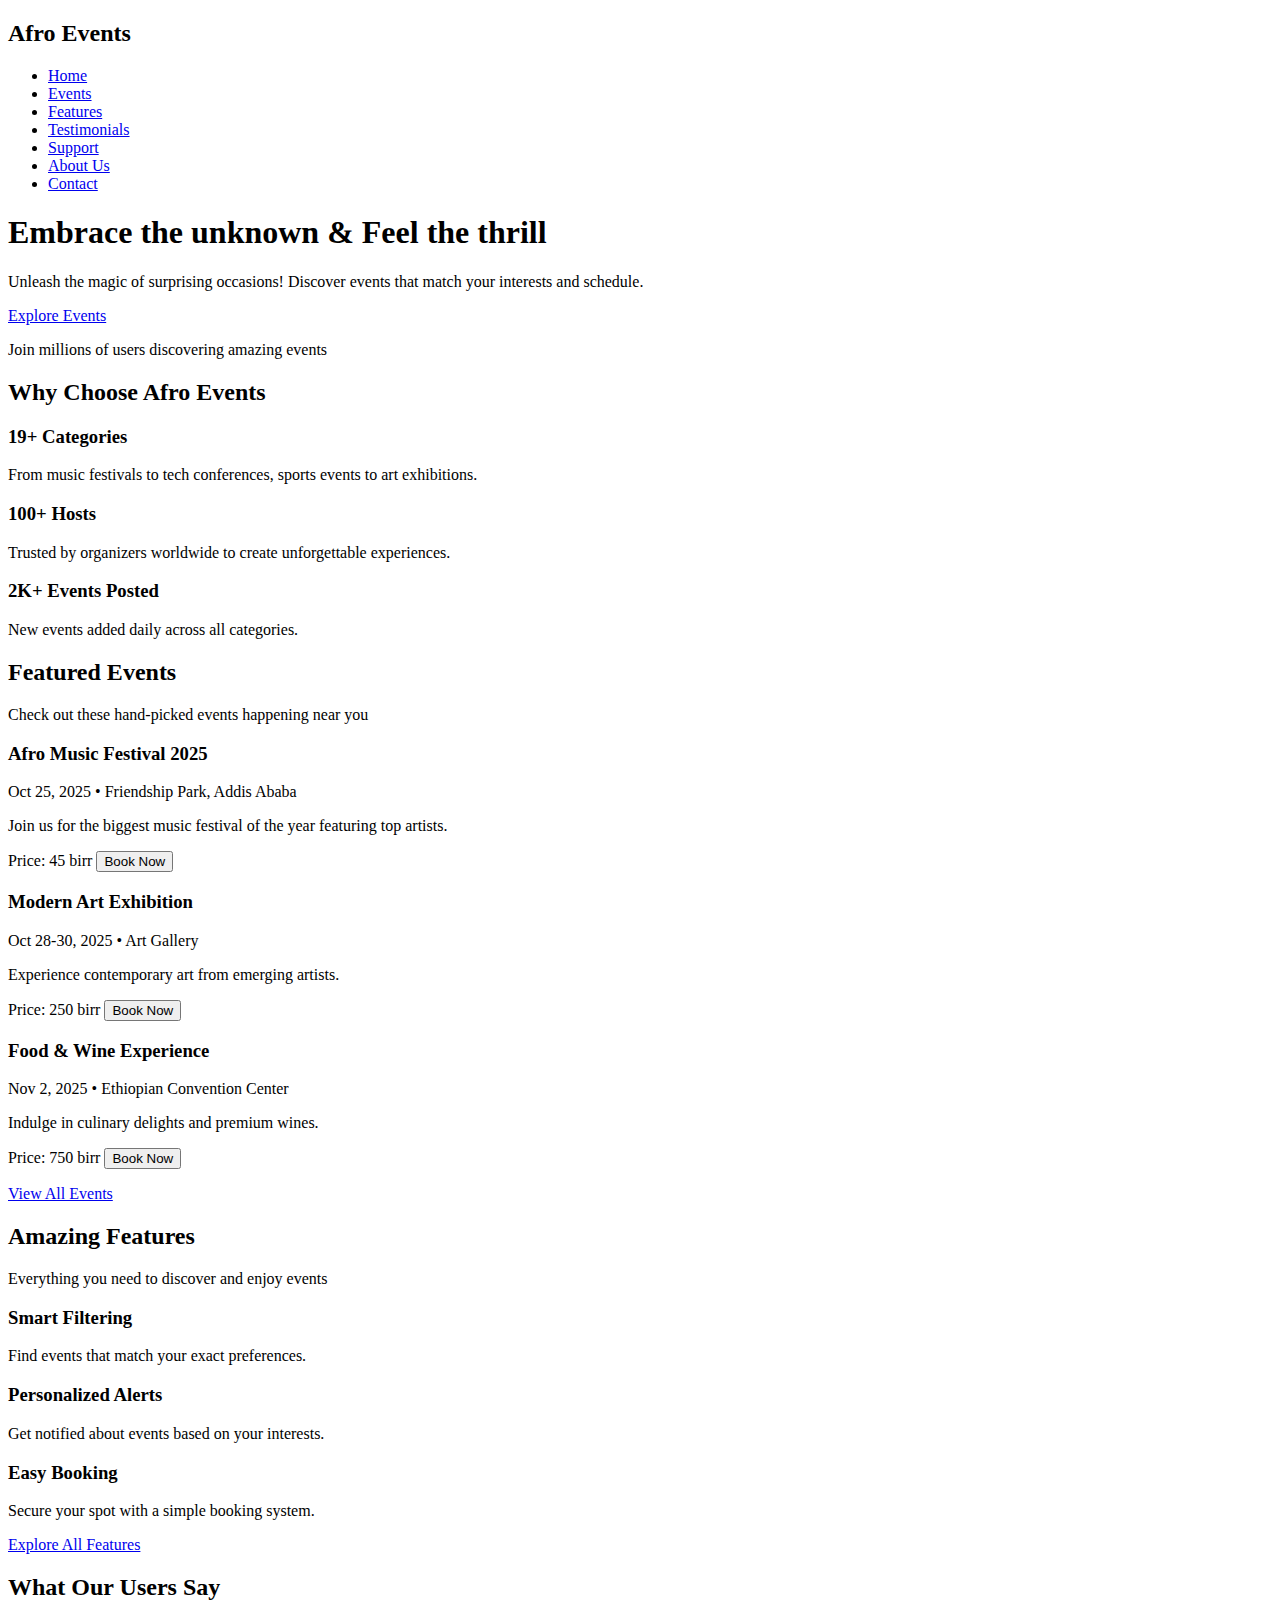
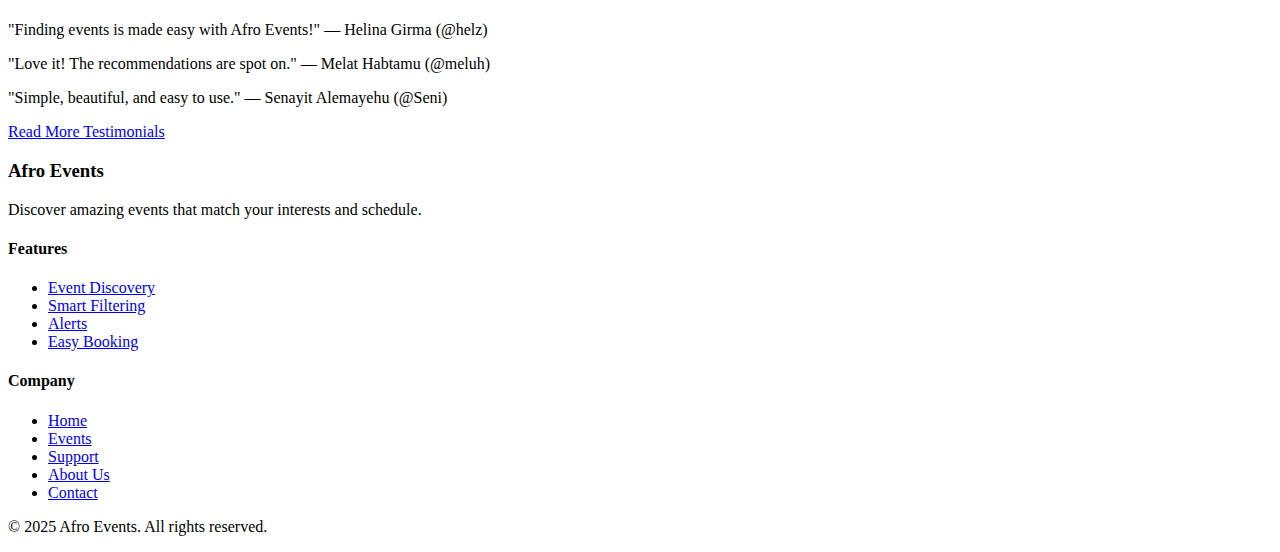
<file: index.html>
<!DOCTYPE html>
<html lang="en">
<head>
  <meta charset="UTF-8">
  <meta name="viewport" content="width=device-width, initial-scale=1.0">
  <title>Afro Events - Discover Amazing Events</title>
</head>
<body>

  <nav>
    <h2>Afro Events</h2>
    <ul>
      <li><a href="index.html">Home</a></li>
      <li><a href="events.html">Events</a></li>
      <li><a href="features.html">Features</a></li>
      <li><a href="testimonials.html">Testimonials</a></li>
      <li><a href="support.html">Support</a></li>
      <li><a href="about.html">About Us</a></li>
      <li><a href="contact.html">Contact</a></li>
    </ul>
  </nav>

  <header>
    <h1>Embrace the unknown & Feel the thrill</h1>
    <p>Unleash the magic of surprising occasions! Discover events that match your interests and schedule.</p>
    <p><a href="events.html">Explore Events</a></p>
    <p>Join millions of users discovering amazing events</p>
  </header>

  <section>
    <h2>Why Choose Afro Events</h2>

    <h3>19+ Categories</h3>
    <p>From music festivals to tech conferences, sports events to art exhibitions.</p>

    <h3>100+ Hosts</h3>
    <p>Trusted by organizers worldwide to create unforgettable experiences.</p>

    <h3>2K+ Events Posted</h3>
    <p>New events added daily across all categories.</p>
  </section>

  <section>
    <h2>Featured Events</h2>
    <p>Check out these hand-picked events happening near you</p>

    <h3>Afro Music Festival 2025</h3>
    <p>Oct 25, 2025 • Friendship Park, Addis Ababa</p>
    <p>Join us for the biggest music festival of the year featuring top artists.</p>
    <p>Price: 45 birr <button>Book Now</button></p>

    <h3>Modern Art Exhibition</h3>
    <p>Oct 28-30, 2025 • Art Gallery</p>
    <p>Experience contemporary art from emerging artists.</p>
    <p>Price: 250 birr <button>Book Now</button></p>

    <h3>Food & Wine Experience</h3>
    <p>Nov 2, 2025 • Ethiopian Convention Center</p>
    <p>Indulge in culinary delights and premium wines.</p>
    <p>Price: 750 birr <button>Book Now</button></p>

    <p><a href="events.html">View All Events</a></p>
  </section>

  <section>
    <h2>Amazing Features</h2>
    <p>Everything you need to discover and enjoy events</p>

    <h3>Smart Filtering</h3>
    <p>Find events that match your exact preferences.</p>

    <h3>Personalized Alerts</h3>
    <p>Get notified about events based on your interests.</p>

    <h3>Easy Booking</h3>
    <p>Secure your spot with a simple booking system.</p>

    <p><a href="features.html">Explore All Features</a></p>
  </section>

  <section>
    <h2>What Our Users Say</h2>

    <p>"Finding events is made easy with Afro Events!" — Helina Girma (@helz)</p>
    <p>"Love it! The recommendations are spot on." — Melat Habtamu (@meluh)</p>
    <p>"Simple, beautiful, and easy to use." — Senayit Alemayehu (@Seni)</p>

    <p><a href="testimonials.html">Read More Testimonials</a></p>
  </section>

  <footer>
    <h3>Afro Events</h3>
    <p>Discover amazing events that match your interests and schedule.</p>

    <h4>Features</h4>
    <ul>
      <li><a href="features.html">Event Discovery</a></li>
      <li><a href="features.html">Smart Filtering</a></li>
      <li><a href="features.html">Alerts</a></li>
      <li><a href="features.html">Easy Booking</a></li>
    </ul>

    <h4>Company</h4>
     <ul>
      <li><a href="index.html">Home</a></li>
      <li><a href="events.html">Events</a></li>
      <li><a href="support.html">Support</a></li>
      <li><a href="about.html">About Us</a></li>
      <li><a href="contact.html">Contact</a></li>
    </ul>

    <p>&copy; 2025 Afro Events. All rights reserved.</p>
  </footer>

</body>
</html>
</file>
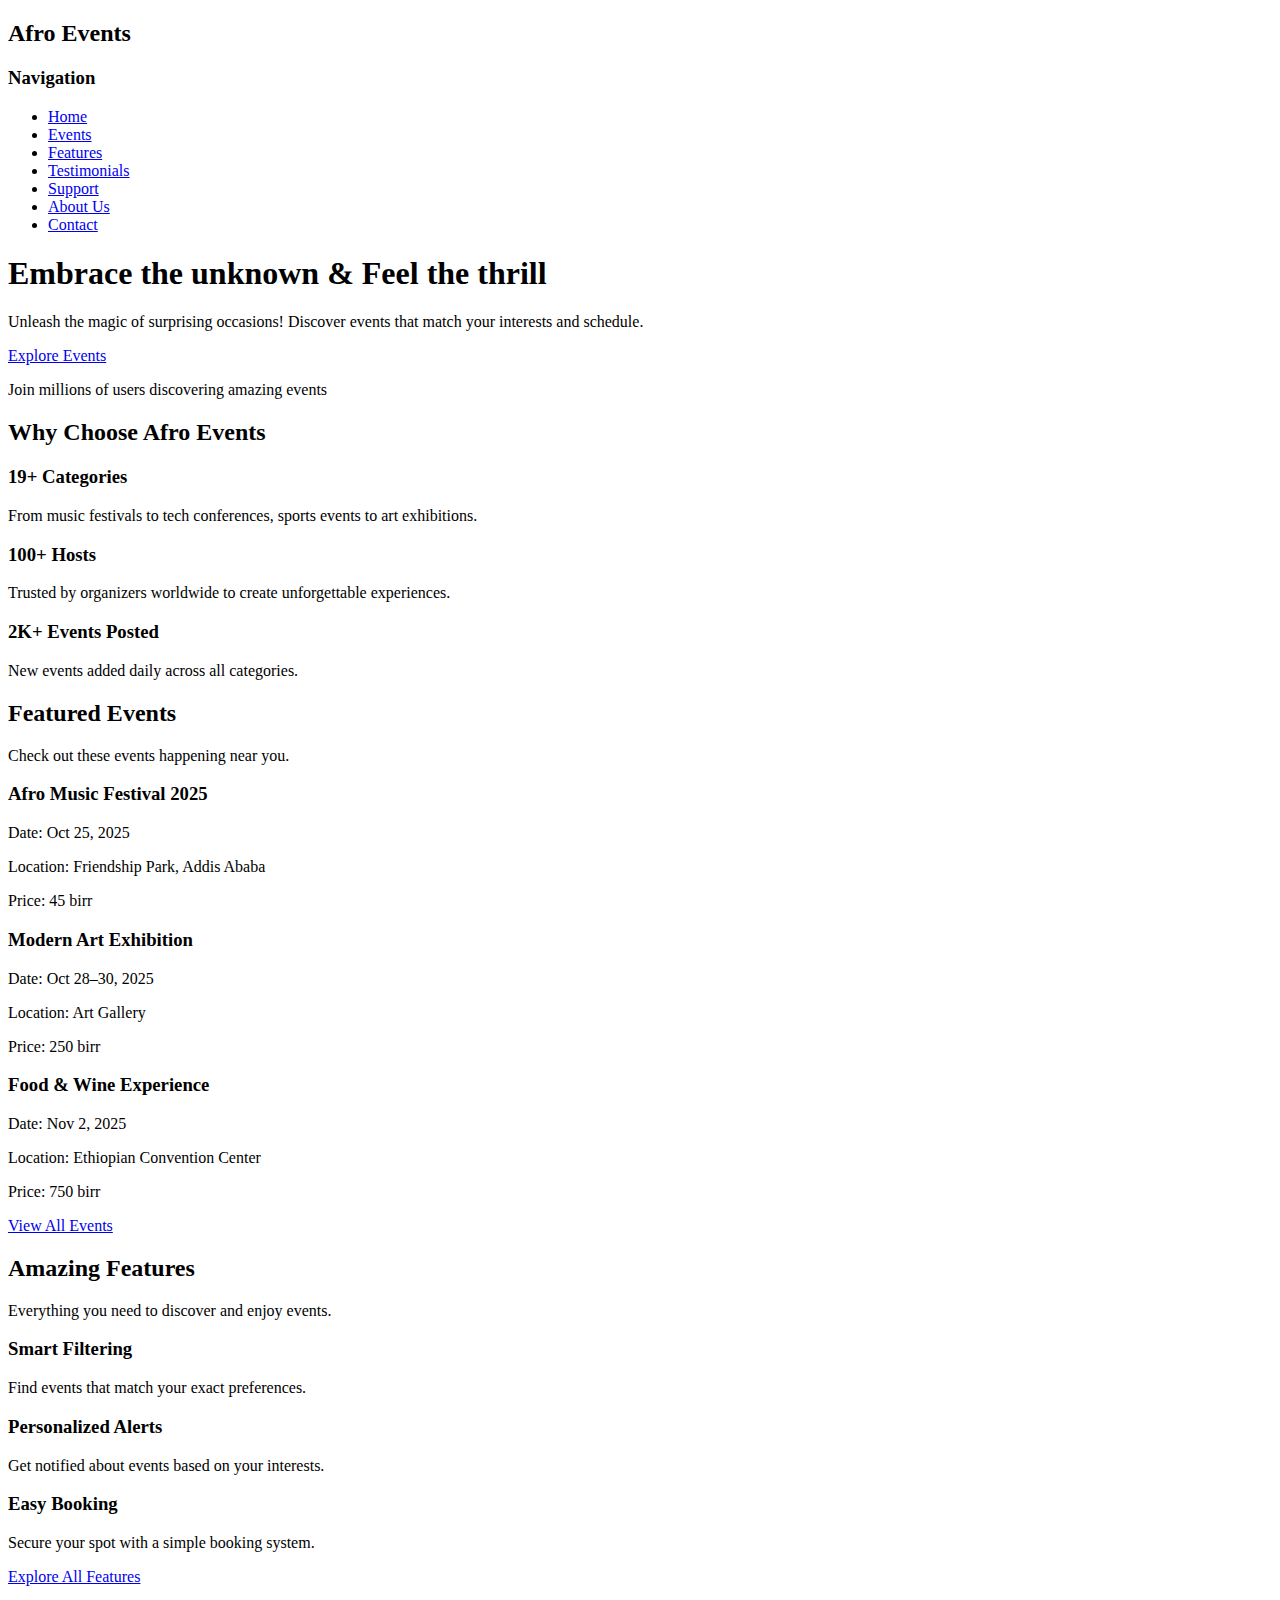
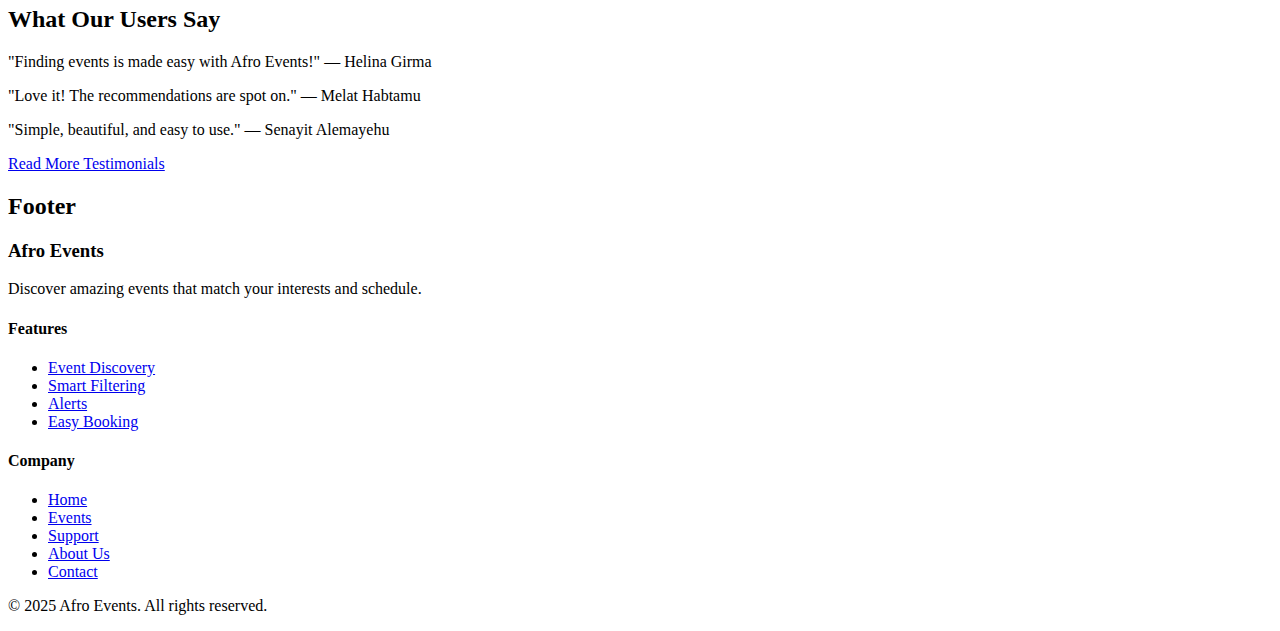
<file: about.html>
<!DOCTYPE html>
<html lang="en">
<head>
  <meta charset="UTF-8">
  <meta name="viewport" content="width=device-width, initial-scale=1.0">
  <title>Afro Events</title>
</head>
<body>

  <h2>Afro Events</h2>

  <h3>Navigation</h3>
  <ul>
    <li><a href="index.html">Home</a></li>
    <li><a href="events.html">Events</a></li>
    <li><a href="features.html">Features</a></li>
    <li><a href="testimonials.html">Testimonials</a></li>
    <li><a href="support.html">Support</a></li>
    <li><a href="about.html">About Us</a></li>
    <li><a href="contact.html">Contact</a></li>
  </ul>

  <h1>Embrace the unknown & Feel the thrill</h1>
  <p>Unleash the magic of surprising occasions! Discover events that match your interests and schedule.</p>
  <p><a href="events.html">Explore Events</a></p>
  <p>Join millions of users discovering amazing events</p>

  <h2>Why Choose Afro Events</h2>

  <h3>19+ Categories</h3>
  <p>From music festivals to tech conferences, sports events to art exhibitions.</p>

  <h3>100+ Hosts</h3>
  <p>Trusted by organizers worldwide to create unforgettable experiences.</p>

  <h3>2K+ Events Posted</h3>
  <p>New events added daily across all categories.</p>

  <h2>Featured Events</h2>
  <p>Check out these events happening near you.</p>

  <h3>Afro Music Festival 2025</h3>
  <p>Date: Oct 25, 2025</p>
  <p>Location: Friendship Park, Addis Ababa</p>
  <p>Price: 45 birr</p>

  <h3>Modern Art Exhibition</h3>
  <p>Date: Oct 28–30, 2025</p>
  <p>Location: Art Gallery</p>
  <p>Price: 250 birr</p>

  <h3>Food & Wine Experience</h3>
  <p>Date: Nov 2, 2025</p>
  <p>Location: Ethiopian Convention Center</p>
  <p>Price: 750 birr</p>

  <p><a href="events.html">View All Events</a></p>

  <h2>Amazing Features</h2>
  <p>Everything you need to discover and enjoy events.</p>

  <h3>Smart Filtering</h3>
  <p>Find events that match your exact preferences.</p>

  <h3>Personalized Alerts</h3>
  <p>Get notified about events based on your interests.</p>

  <h3>Easy Booking</h3>
  <p>Secure your spot with a simple booking system.</p>

  <p><a href="features.html">Explore All Features</a></p>

  <h2>What Our Users Say</h2>

  <p>"Finding events is made easy with Afro Events!" — Helina Girma</p>
  <p>"Love it! The recommendations are spot on." — Melat Habtamu</p>
  <p>"Simple, beautiful, and easy to use." — Senayit Alemayehu</p>

  <p><a href="testimonials.html">Read More Testimonials</a></p>

  <h2>Footer</h2>

  <h3>Afro Events</h3>
  <p>Discover amazing events that match your interests and schedule.</p>

  <h4>Features</h4>
  <ul>
    <li><a href="features.html">Event Discovery</a></li>
    <li><a href="features.html">Smart Filtering</a></li>
    <li><a href="features.html">Alerts</a></li>
    <li><a href="features.html">Easy Booking</a></li>
  </ul>

  <h4>Company</h4>
  <ul>
    <li><a href="index.html">Home</a></li>
    <li><a href="events.html">Events</a></li>
    <li><a href="support.html">Support</a></li>
    <li><a href="about.html">About Us</a></li>
    <li><a href="contact.html">Contact</a></li>
  </ul>

  <p>© 2025 Afro Events. All rights reserved.</p>

</body>
</html>
</file>
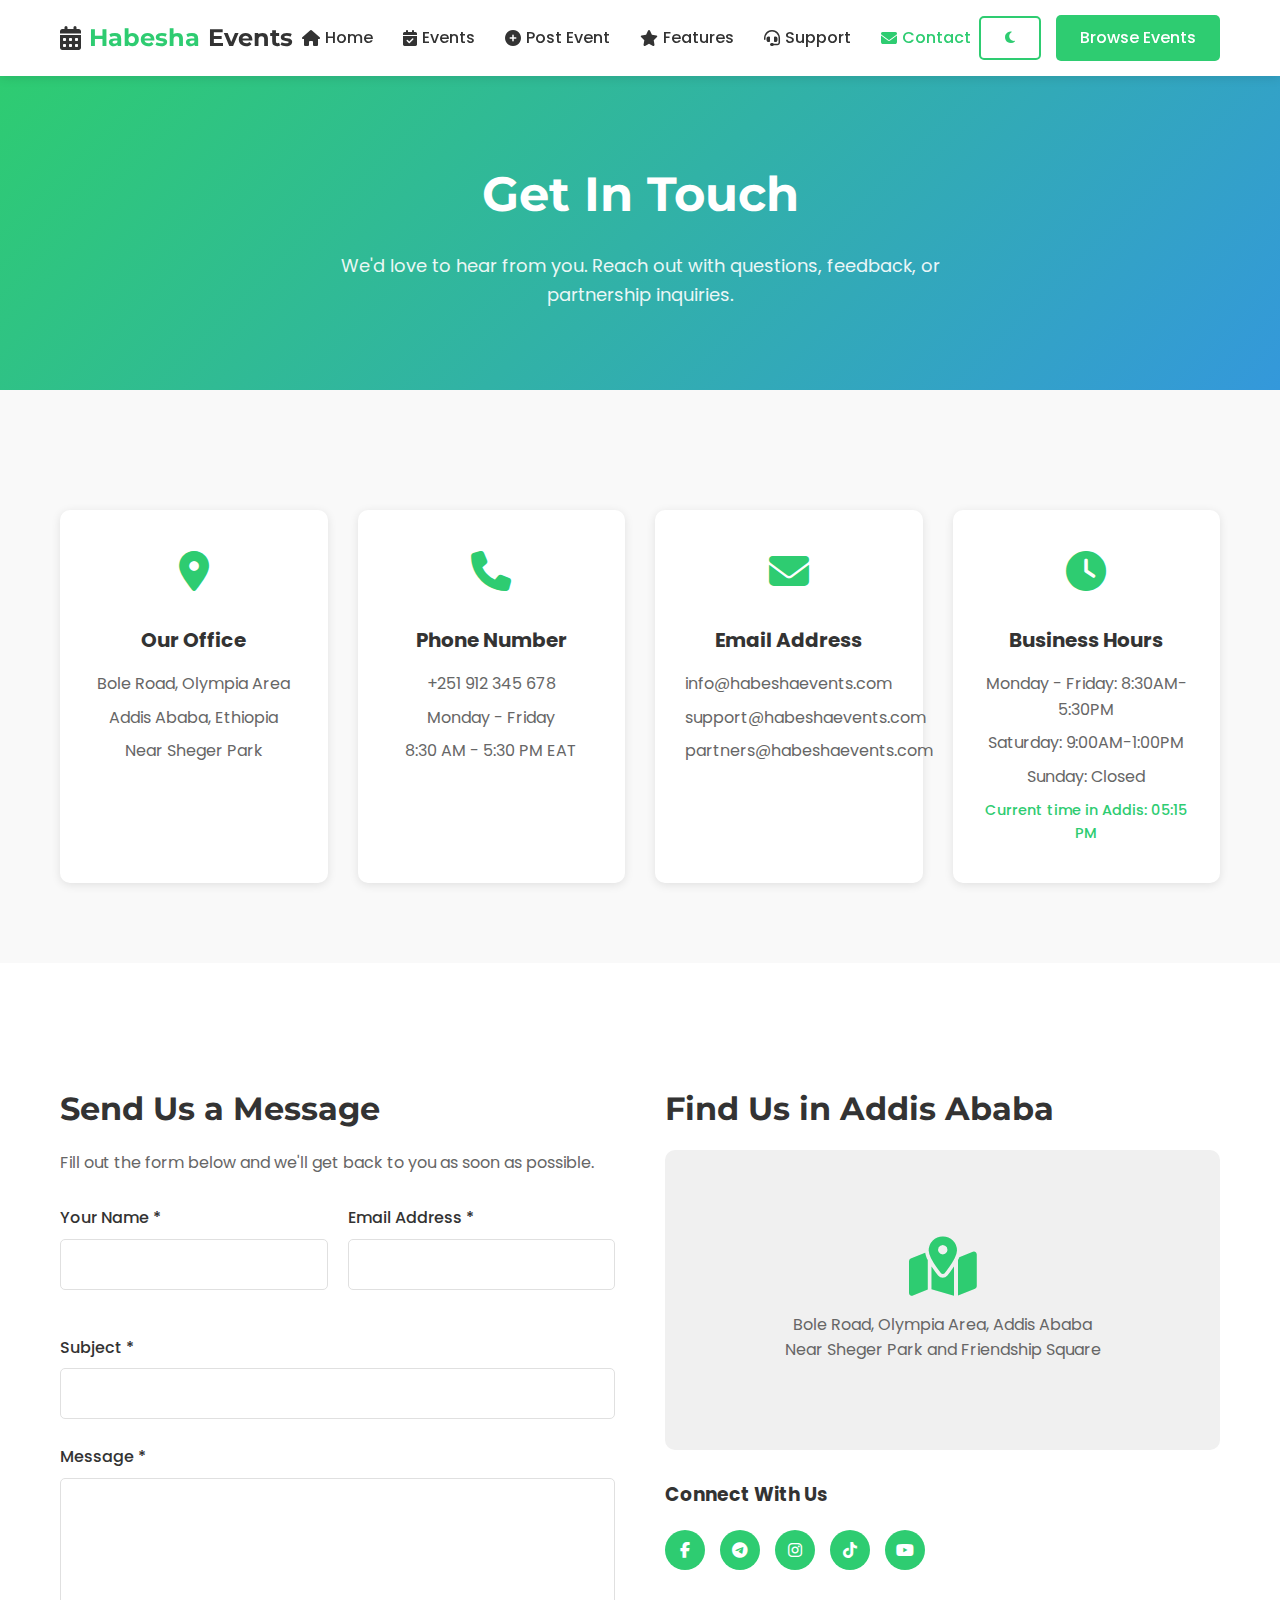
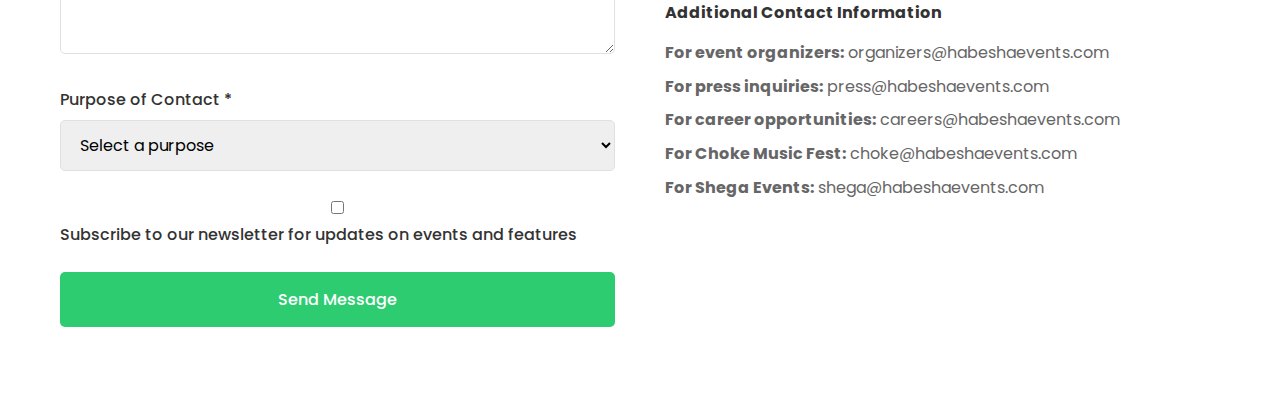
<file: contact.html>
<!DOCTYPE html>
<html lang="en">
  <head>
    <meta charset="UTF-8" />
    <meta name="viewport" content="width=device-width, initial-scale=1.0" />
    <title>Contact - Habesha Events</title>
    <link rel="stylesheet" href="contact.css" />
    <link
      rel="stylesheet"
      href="https://cdnjs.cloudflare.com/ajax/libs/font-awesome/6.4.0/css/all.min.css" />
    <link
      href="https://fonts.googleapis.com/css2?family=Poppins:wght@300;400;500;600;700&family=Montserrat:wght@400;500;700&display=swap"
      rel="stylesheet" />
  </head>
  <body>
    <!-- Navigation Bar -->
    <nav class="navbar">
      <div class="nav-container">
        <a href="index.html" class="logo">
          <i class="fas fa-calendar-alt"></i>
          <span>Habesha</span>Events
        </a>

        <div class="nav-menu">
          <a href="index.html" class="nav-link"
            ><i class="fas fa-home"></i> Home</a
          >
          <a href="events.html" class="nav-link"
            ><i class="fas fa-calendar-check"></i> Events</a
          >
          <a href="post-event.html" class="nav-link"
            ><i class="fas fa-plus-circle"></i> Post Event</a
          >
          <a href="features.html" class="nav-link"
            ><i class="fas fa-star"></i> Features</a
          >
          <a href="support.html" class="nav-link"
            ><i class="fas fa-headset"></i> Support</a
          >
          <a href="contact.html" class="nav-link active"
            ><i class="fas fa-envelope"></i> Contact</a
          >
        </div>
    <div class="nav-actions">
          <button class="btn btn-outline" id="theme-toggle">
            <i class="fas fa-moon"></i>
          </button>
          <a href="events.html" class="btn btn-primary">Browse Events</a>
          <button class="menu-toggle" id="menu-toggle">
            <i class="fas fa-bars"></i>
          </button>
        </div>
      </div>
    </nav>

    <!-- Contact Hero -->
    <section class="contact-hero">
      <div class="container">
        <div class="contact-hero-content">
          <h1>Get In Touch</h1>
          <p>
            We'd love to hear from you. Reach out with questions, feedback, or
            partnership inquiries.
          </p>
        </div>
      </div>
    </section>
    <!-- Contact Information -->
    <section class="contact-info-section">
      <div class="container">
        <div class="contact-grid">
          <div class="contact-card">
            <div class="contact-icon">
              <i class="fas fa-map-marker-alt"></i>
            </div>
            <h3>Our Office</h3>
            <p>Bole Road, Olympia Area</p>
            <p>Addis Ababa, Ethiopia</p>
            <p>Near Sheger Park</p>
          </div>

          <div class="contact-card">
            <div class="contact-icon">
              <i class="fas fa-phone"></i>
            </div>
            <h3>Phone Number</h3>
            <p>+251 912 345 678</p>
            <p>Monday - Friday</p>
            <p>8:30 AM - 5:30 PM EAT</p>
          </div>

          <div class="contact-card">
            <div class="contact-icon">
              <i class="fas fa-envelope"></i>
            </div>
            <h3>Email Address</h3>
            <p>info@habeshaevents.com</p>
            <p>support@habeshaevents.com</p>
            <p>partners@habeshaevents.com</p>
          </div>

          <div class="contact-card">
            <div class="contact-icon">
              <i class="fas fa-clock"></i>
            </div>
            <h3>Business Hours</h3>
            <p>Monday - Friday: 8:30AM-5:30PM</p>
            <p>Saturday: 9:00AM-1:00PM</p>
            <p>Sunday: Closed</p>
          </div>
        </div>
      </div>
    </section>
    <!-- Contact Form & Map -->
    <section class="contact-form-section">
      <div class="container">
        <div class="contact-form-container">
          <div class="form-section">
            <h2>Send Us a Message</h2>
            <p>
              Fill out the form below and we'll get back to you as soon as
              possible.
            </p>

            <form id="main-contact-form">
              <div class="form-row">
                <div class="form-group half">
                  <label for="contact-name">Your Name *</label>
                  <input type="text" id="contact-name" required />
                </div>

                <div class="form-group half">
                  <label for="contact-email">Email Address *</label>
                  <input type="email" id="contact-email" required />
                </div>
              </div>

              <div class="form-group">
                <label for="contact-subject">Subject *</label>
                <input type="text" id="contact-subject" required />
              </div>

              <div class="form-group">
                <label for="contact-message">Message *</label>
                <textarea id="contact-message" rows="6" required></textarea>
              </div>

              <div class="form-group">
                <label for="contact-purpose">Purpose of Contact *</label>
                <select id="contact-purpose" required>
                  <option value="">Select a purpose</option>
                  <option value="general">General Inquiry</option>
                  <option value="support">Technical Support</option>
                  <option value="partnership">Partnership Opportunity</option>
                  <option value="media">Media/Press Inquiry</option>
                  <option value="careers">Careers/Job Opportunities</option>
                  <option value="feedback">Feedback/Suggestion</option>
                  <option value="other">Other</option>
                </select>
              </div>

              <div class="form-group">
                <input type="checkbox" id="newsletter-optin" />
                <label class="checkbox-option">
                  <span
                    >Subscribe to our newsletter for updates on events and
                    features</span
                  >
                </label>
              </div>

              <button type="submit" class="btn btn-primary btn-submit">
                Send Message
              </button>
            </form>
          </div>

          <div class="map-section">
            <h2>Find Us in Addis Ababa</h2>
            <div class="map-container">
              <div class="map-placeholder">
                <i class="fas fa-map-marked-alt"></i>
                <p>Bole Road, Olympia Area, Addis Ababa</p>
                <p>Near Sheger Park and Friendship Square</p>
              </div>
            </div>

            <div class="social-contact">
              <h3>Connect With Us</h3>
              <div class="social-icons">
                <a href="#" class="social-icon">
                  <i class="fab fa-facebook-f"></i>
                </a>
                <a href="#" class="social-icon">
                  <i class="fab fa-telegram"></i>
                </a>
                <a href="#" class="social-icon">
                  <i class="fab fa-instagram"></i>
                </a>
                <a href="#" class="social-icon">
                  <i class="fab fa-tiktok"></i>
                </a>
                <a href="#" class="social-icon">
                  <i class="fab fa-youtube"></i>
                </a>
              </div>

              <div class="additional-info">
                <h4>Additional Contact Information</h4>
                <p>
                  <strong>For event organizers:</strong>
                  organizers@habeshaevents.com
                </p>
                <p>
                  <strong>For press inquiries:</strong> press@habeshaevents.com
                </p>
                <p>
                  <strong>For career opportunities:</strong>
                  careers@habeshaevents.com
                </p>
                <p>
                  <strong>For Choke Music Fest:</strong> choke@habeshaevents.com
                </p>
                <p>
                  <strong>For Shega Events:</strong> shega@habeshaevents.com
                </p>
              </div>
            </div>
          </div>
        </div>
      </div>
    </section>
    <!-- JavaScript -->
    <script src="contact.js"></script>
    
  </body>
</html>
</file>
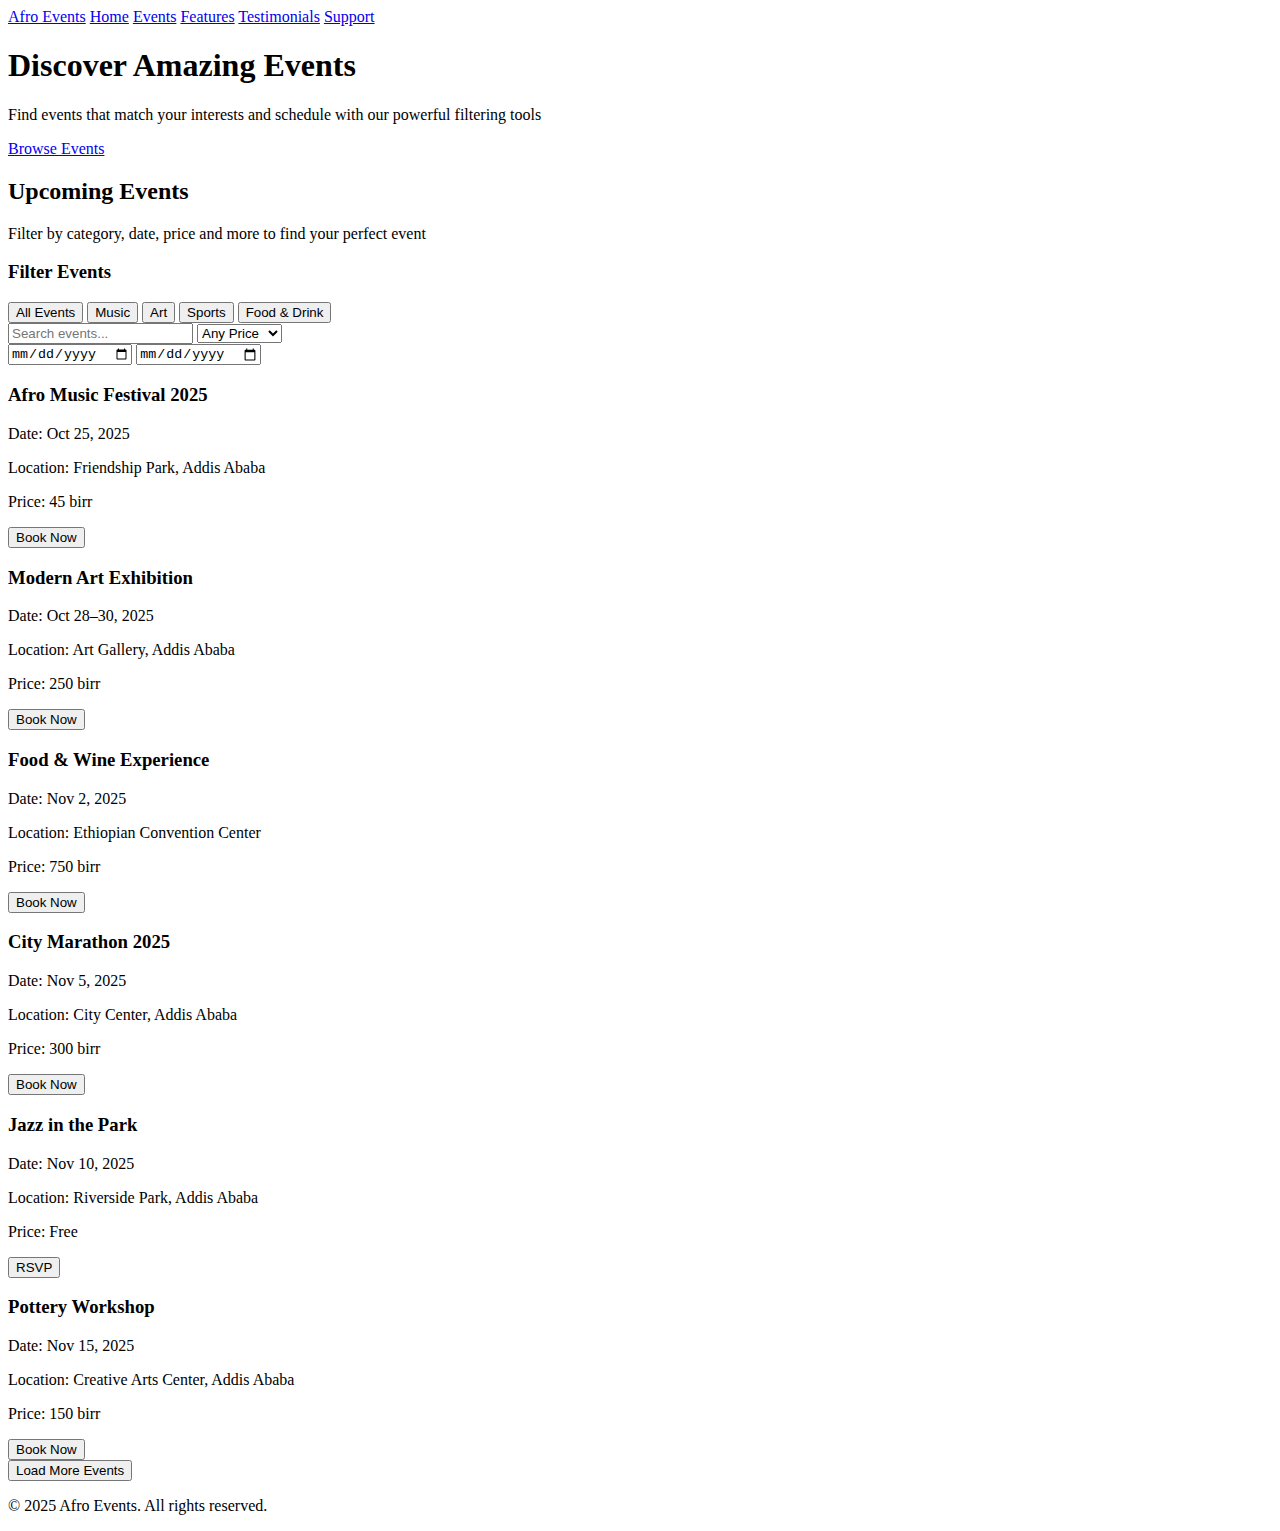
<file: events.html>
<!DOCTYPE html>
<html lang="en">
<head>
    <meta charset="UTF-8">
    <meta name="viewport" content="width=device-width, initial-scale=1.0">
    <title>Events - Afro Events</title>
</head>
<body>
    <nav>
        <a href="index.html">Afro Events</a>
        <a href="index.html">Home</a>
        <a href="events.html">Events</a>
        <a href="features.html">Features</a>
        <a href="testimonials.html">Testimonials</a>
        <a href="support.html">Support</a>
    </nav>

    <header>
        <h1>Discover Amazing Events</h1>
        <p>Find events that match your interests and schedule with our powerful filtering tools</p>
        <a href="#events">Browse Events</a>
    </header>

    <section id="events">
        <h2>Upcoming Events</h2>
        <p>Filter by category, date, price and more to find your perfect event</p>

        <div>
            <h3>Filter Events</h3>
            <button>All Events</button>
            <button>Music</button>
            <button>Art</button>
            <button>Sports</button>
            <button>Food & Drink</button>
        </div>

        <div>
            <input type="text" placeholder="Search events...">
            <select>
                <option value="all">Any Price</option>
                <option value="free">Free</option>
                <option value="under-25">Under $25</option>
                <option value="25-50">$25 - $50</option>
                <option value="over-50">Over $50</option>
            </select>
        </div>

        <div>
            <input type="date" placeholder="Start Date">
            <input type="date" placeholder="End Date">
        </div>

        <div>
            <div>
                <h3>Afro Music Festival 2025</h3>
                <p>Date: Oct 25, 2025</p>
                <p>Location: Friendship Park, Addis Ababa</p>
                <p>Price: 45 birr</p>
                <button>Book Now</button>
            </div>

            <div>
                <h3>Modern Art Exhibition</h3>
                <p>Date: Oct 28–30, 2025</p>
                <p>Location: Art Gallery, Addis Ababa</p>
                <p>Price: 250 birr</p>
                <button>Book Now</button>
            </div>

            <div>
                <h3>Food & Wine Experience</h3>
                <p>Date: Nov 2, 2025</p>
                <p>Location: Ethiopian Convention Center</p>
                <p>Price: 750 birr</p>
                <button>Book Now</button>
            </div>

            <div>
                <h3>City Marathon 2025</h3>
                <p>Date: Nov 5, 2025</p>
                <p>Location: City Center, Addis Ababa</p>
                <p>Price: 300 birr</p>
                <button>Book Now</button>
            </div>

            <div>
                <h3>Jazz in the Park</h3>
                <p>Date: Nov 10, 2025</p>
                <p>Location: Riverside Park, Addis Ababa</p>
                <p>Price: Free</p>
                <button>RSVP</button>
            </div>

            <div>
                <h3>Pottery Workshop</h3>
                <p>Date: Nov 15, 2025</p>
                <p>Location: Creative Arts Center, Addis Ababa</p>
                <p>Price: 150 birr</p>
                <button>Book Now</button>
            </div>
        </div>

        <button>Load More Events</button>
    </section>

    <footer>
        <p>&copy; 2025 Afro Events. All rights reserved.</p>
    </footer>
</body>
</html>
</file>
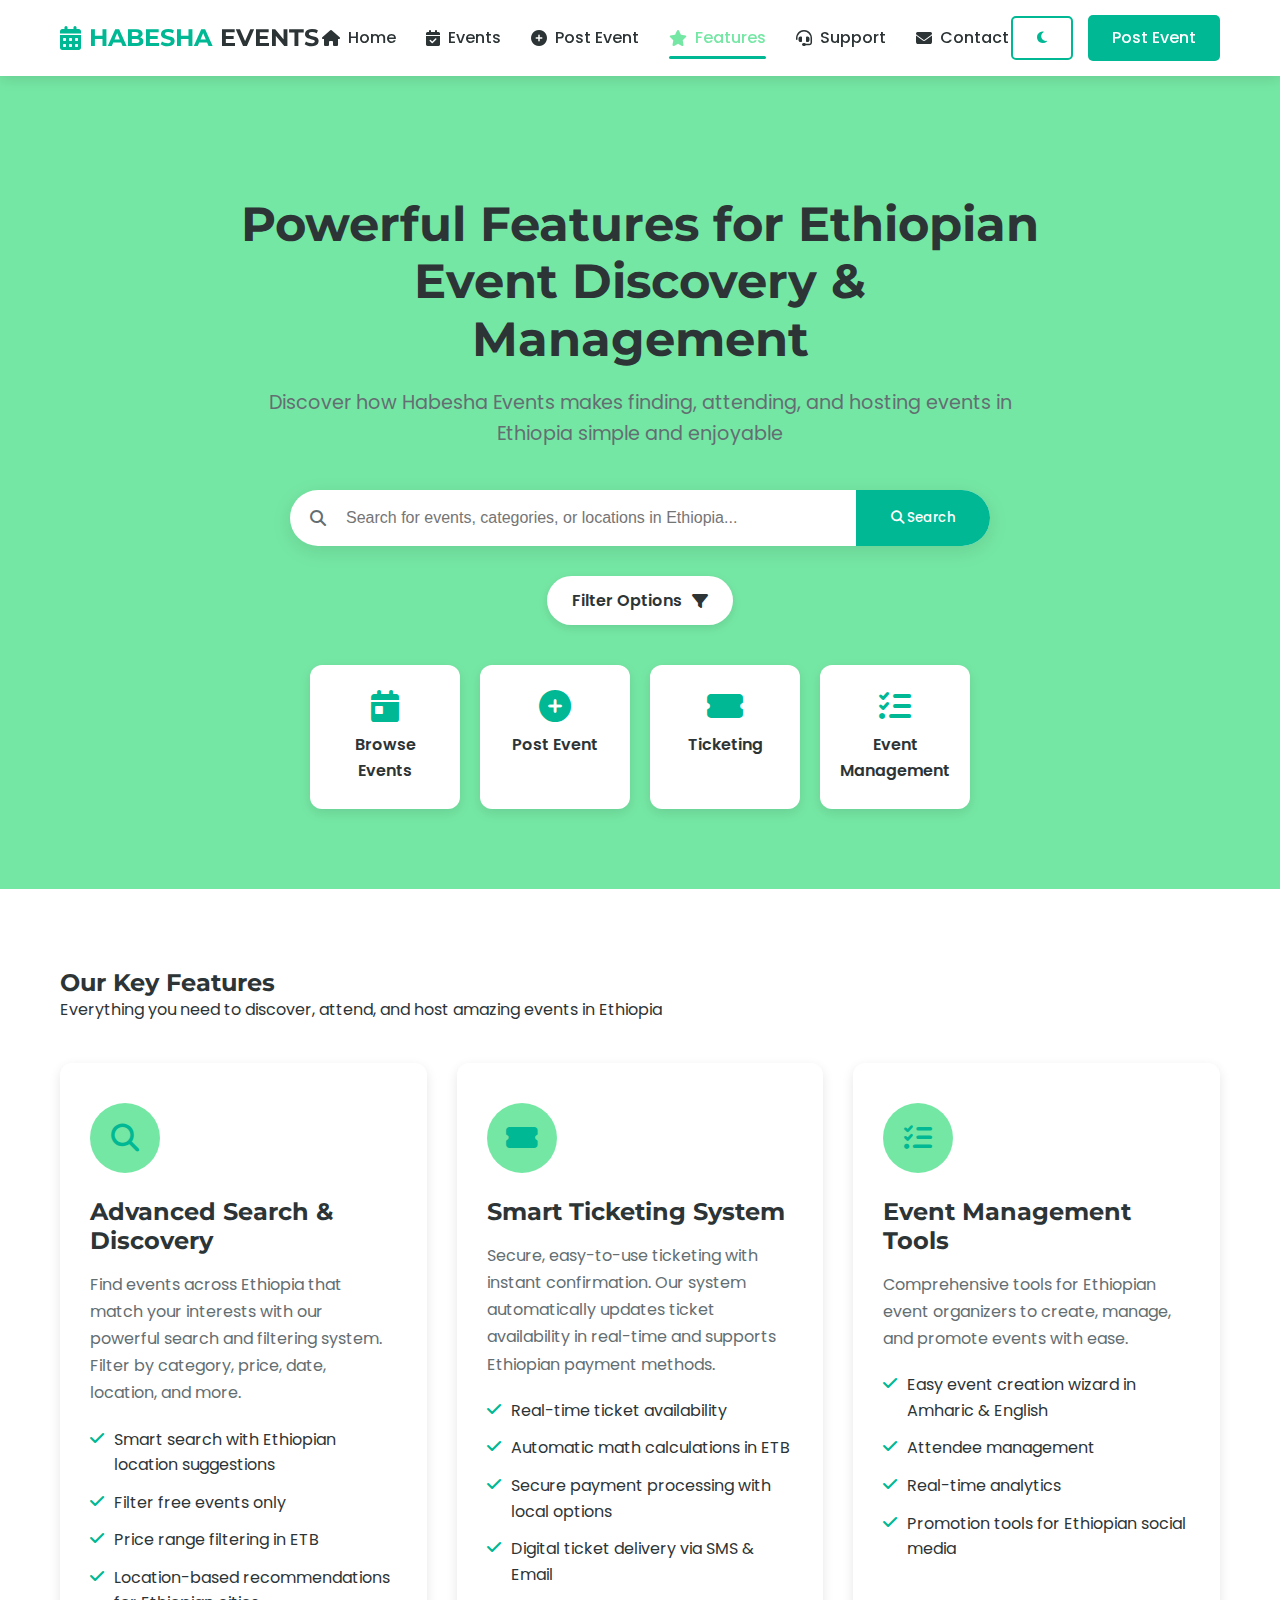
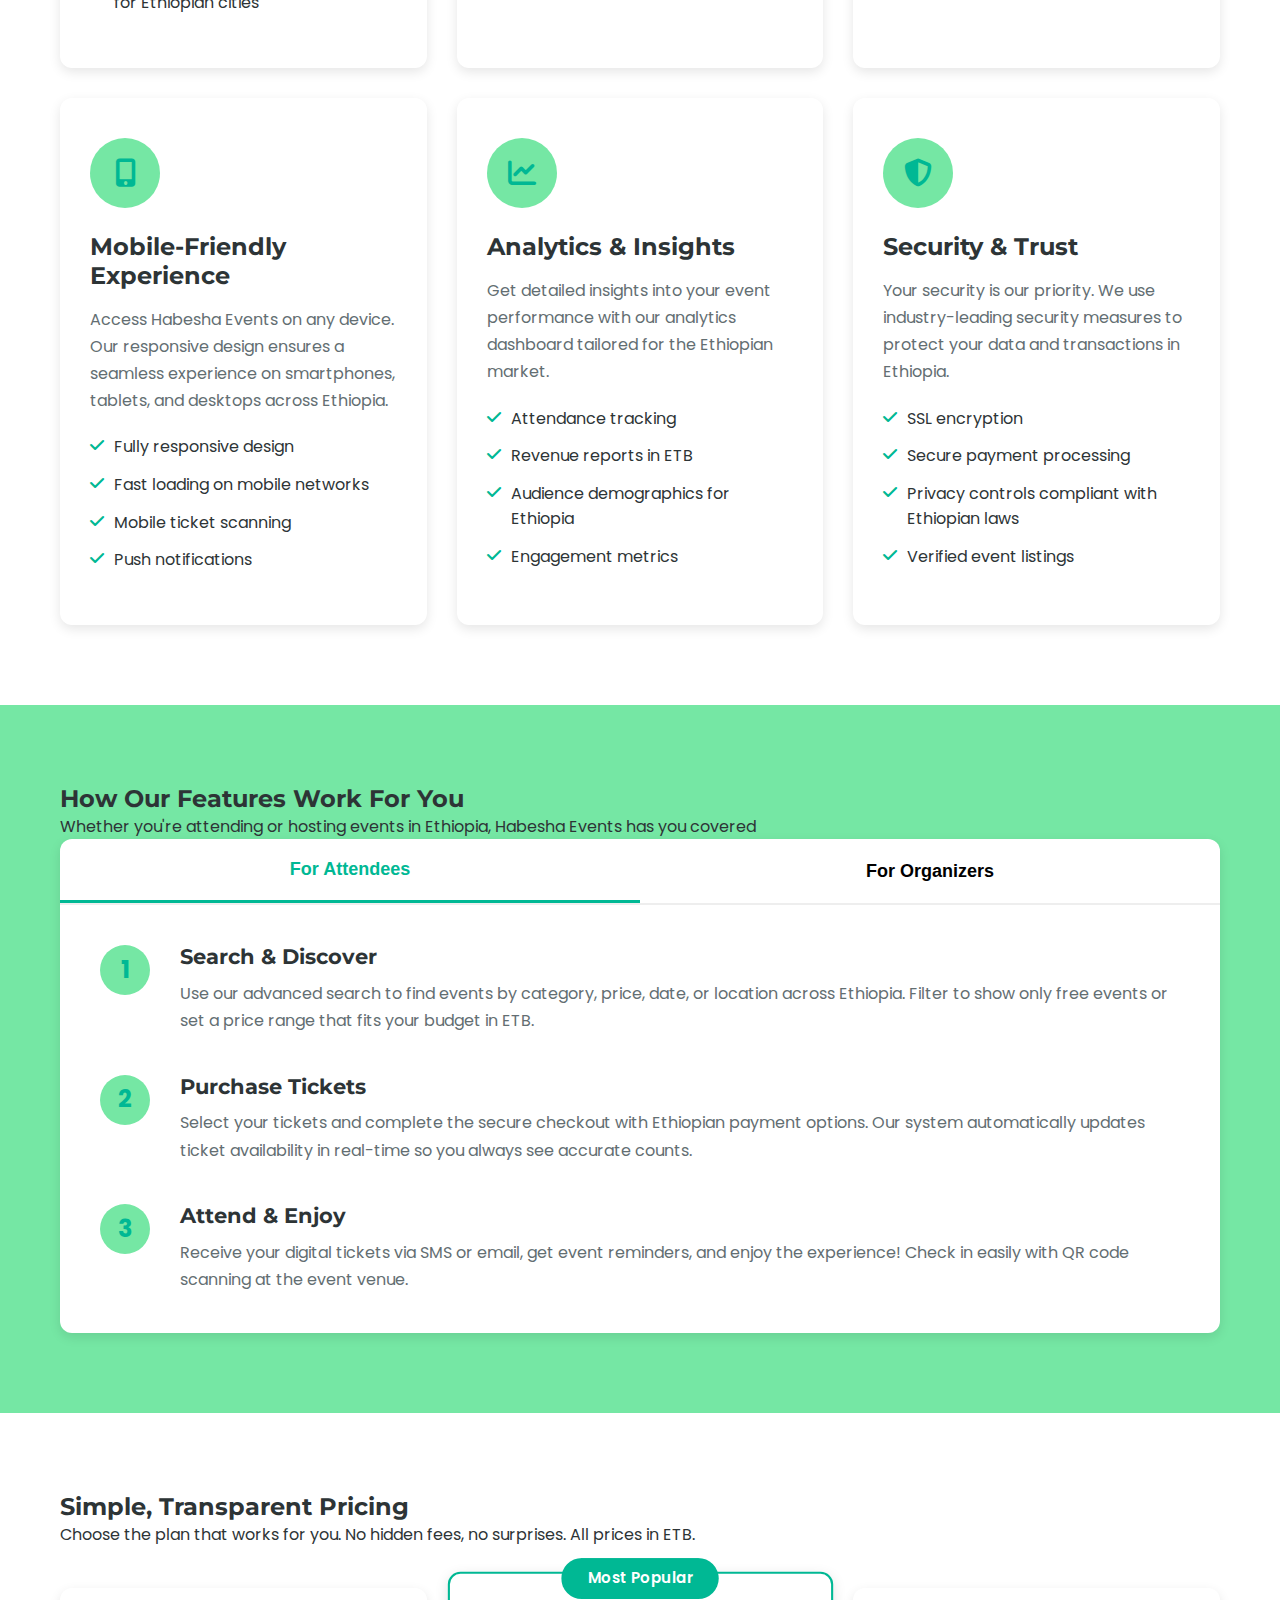
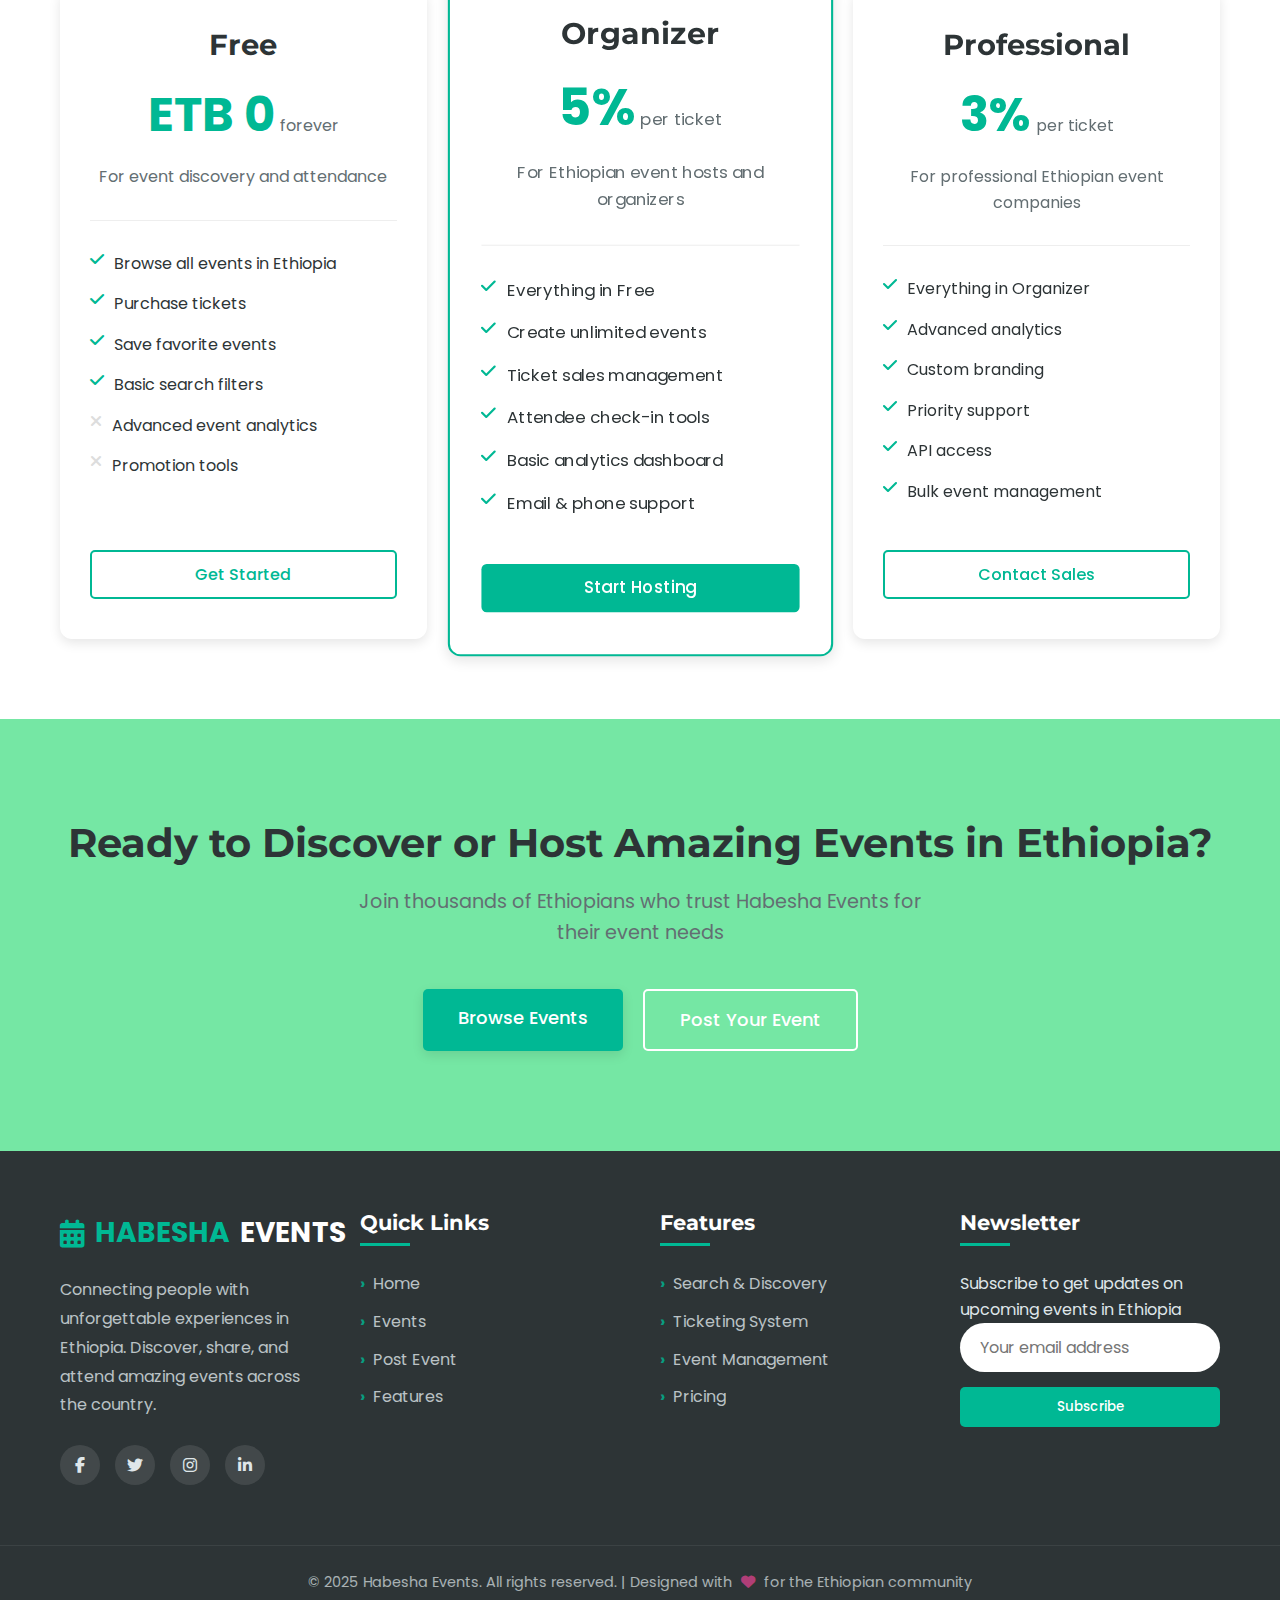
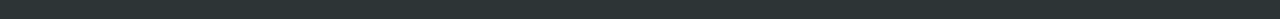
<file: features.html>
<!DOCTYPE html>
<html lang="en">
<head>
    <meta charset="UTF-8">
    <meta name="viewport" content="width=device-width, initial-scale=1.0">
    <title>Features - Habesha Events</title>
    <link rel="stylesheet" href="style.css">
    <link rel="stylesheet" href="features.css">
    <link rel="stylesheet" href="https://cdnjs.cloudflare.com/ajax/libs/font-awesome/6.4.0/css/all.min.css">
    <link href="https://fonts.googleapis.com/css2?family=Poppins:wght@300;400;500;600;700&family=Montserrat:wght@400;500;700&display=swap" rel="stylesheet">
</head>
<body>
    <!-- Navigation Bar -->
    <nav class="navbar">
        <div class="nav-container">
            <a href="index.html" class="logo">
                <i class="fas fa-calendar-alt"></i>
                <span>HABESHA</span>EVENTS
            </a>
            
            <div class="nav-menu">
                <a href="index.html" class="nav-link"><i class="fas fa-home"></i> Home</a>
                <a href="events.html" class="nav-link"><i class="fas fa-calendar-check"></i> Events</a>
                <a href="post-event.html" class="nav-link"><i class="fas fa-plus-circle"></i> Post Event</a>
                <a href="features.html" class="nav-link active"><i class="fas fa-star"></i> Features</a>
                <a href="support.html" class="nav-link"><i class="fas fa-headset"></i> Support</a>
                <a href="contact.html" class="nav-link"><i class="fas fa-envelope"></i> Contact</a>
            </div>
            
            <div class="nav-actions">
                <button class="btn btn-outline" id="theme-toggle">
                    <i class="fas fa-moon"></i>
                </button>
                <a href="post-event.html" class="btn btn-primary">Post Event</a>
                <button class="menu-toggle" id="menu-toggle">
                    <i class="fas fa-bars"></i>
                </button>
            </div>
        </div>
    </nav>

    <!-- Features Hero -->
    <section class="features-hero">
        <div class="container">
            <div class="features-hero-content">
                <h1>Powerful Features for Ethiopian Event Discovery & Management</h1>
                <p>Discover how Habesha Events makes finding, attending, and hosting events in Ethiopia simple and enjoyable</p>
                
                <!-- Main Search Bar -->
                <div class="features-search">
                    <div class="search-container">
                        <div class="search-icon">
                            <i class="fas fa-search"></i>
                        </div>
                        <input type="text" id="features-search-input" placeholder="Search for events, categories, or locations in Ethiopia...">
                        <button class="btn btn-search-features" id="search-button">
                            <i class="fas fa-search"></i> Search
                        </button>
                    </div>
                    
                    <div class="search-filters">
                        <div class="filter-toggle">
                            <span>Filter Options</span>
                            <i class="fas fa-filter"></i>
                        </div>
                        
                        <div class="filter-panel" id="filter-panel">
                            <div class="filter-row">
                                <div class="filter-group">
                                    <label for="filter-price">Price Range</label>
                                    <div class="price-range">
                                        <div class="range-inputs">
                                            <input type="number" id="min-price" placeholder="Min" min="0">
                                            <span>to</span>
                                            <input type="number" id="max-price" placeholder="Max" min="0">
                                        </div>
                                        <div class="price-options">
                                            <button class="price-option" data-price="free">Free Only</button>
                                            <button class="price-option" data-price="0-50">Under ETB 50</button>
                                            <button class="price-option" data-price="50-100">ETB 50 - 100</button>
                                        </div>
                                    </div>
                                </div>
                                
                                <div class="filter-group">
                                    <label for="filter-date">Date</label>
                                    <div class="date-options">
                                        <button class="date-option active" data-date="all">All Dates</button>
                                        <button class="date-option" data-date="today">Today</button>
                                        <button class="date-option" data-date="week">This Week</button>
                                        <button class="date-option" data-date="month">This Month</button>
                                    </div>
                                </div>
                            </div>
                            
                            <div class="filter-row">
                                <div class="filter-group">
                                    <label for="filter-category">Category</label>
                                    <select id="filter-category">
                                        <option value="">All Categories</option>
                                        <option value="music">Music</option>
                                        <option value="business">Business</option>
                                        <option value="art">Art & Culture</option>
                                        <option value="sports">Sports</option>
                                        <option value="food">Food & Drink</option>
                                        <option value="tech">Technology</option>
                                        <option value="education">Education</option>
                                    </select>
                                </div>
                                
                                <div class="filter-group">
                                    <label for="filter-location">Location</label>
                                    <input type="text" id="filter-location" placeholder="City, State, or Online">
                                </div>
                            </div>
                            
                            <div class="filter-actions">
                                <button class="btn btn-outline" id="reset-filters">Reset Filters</button>
                                <button class="btn btn-primary" id="apply-filters">Apply Filters</button>
                            </div>
                        </div>
                    </div>
                </div>
                
                <div class="quick-links">
                    <a href="events.html" class="quick-link">
                        <i class="fas fa-calendar-day"></i>
                        <span>Browse Events</span>
                    </a>
                    <a href="post-event.html" class="quick-link">
                        <i class="fas fa-plus-circle"></i>
                        <span>Post Event</span>
                    </a>
                    <a href="#ticketing" class="quick-link">
                        <i class="fas fa-ticket-alt"></i>
                        <span>Ticketing</span>
                    </a>
                    <a href="#management" class="quick-link">
                        <i class="fas fa-tasks"></i>
                        <span>Event Management</span>
                    </a>
                </div>
            </div>
        </div>
    </section>

    <!-- Features Grid -->
    <section class="features-grid-section">
        <div class="container">
            <div class="section-header">
                <h2>Our Key Features</h2>
                <p>Everything you need to discover, attend, and host amazing events in Ethiopia</p>
            </div>
            
            <div class="features-grid">
                <div class="feature-card" id="search-discovery">
                    <div class="feature-icon">
                        <i class="fas fa-search"></i>
                    </div>
                    <h3>Advanced Search & Discovery</h3>
                    <p>Find events across Ethiopia that match your interests with our powerful search and filtering system. Filter by category, price, date, location, and more.</p>
                    <ul class="feature-list">
                        <li><i class="fas fa-check"></i> Smart search with Ethiopian location suggestions</li>
                        <li><i class="fas fa-check"></i> Filter free events only</li>
                        <li><i class="fas fa-check"></i> Price range filtering in ETB</li>
                        <li><i class="fas fa-check"></i> Location-based recommendations for Ethiopian cities</li>
                    </ul>
                </div>
                
                <div class="feature-card" id="ticketing">
                    <div class="feature-icon">
                        <i class="fas fa-ticket-alt"></i>
                    </div>
                    <h3>Smart Ticketing System</h3>
                    <p>Secure, easy-to-use ticketing with instant confirmation. Our system automatically updates ticket availability in real-time and supports Ethiopian payment methods.</p>
                    <ul class="feature-list">
                        <li><i class="fas fa-check"></i> Real-time ticket availability</li>
                        <li><i class="fas fa-check"></i> Automatic math calculations in ETB</li>
                        <li><i class="fas fa-check"></i> Secure payment processing with local options</li>
                        <li><i class="fas fa-check"></i> Digital ticket delivery via SMS & Email</li>
                    </ul>
                </div>
                
                <div class="feature-card" id="management">
                    <div class="feature-icon">
                        <i class="fas fa-tasks"></i>
                    </div>
                    <h3>Event Management Tools</h3>
                    <p>Comprehensive tools for Ethiopian event organizers to create, manage, and promote events with ease.</p>
                    <ul class="feature-list">
                        <li><i class="fas fa-check"></i> Easy event creation wizard in Amharic & English</li>
                        <li><i class="fas fa-check"></i> Attendee management</li>
                        <li><i class="fas fa-check"></i> Real-time analytics</li>
                        <li><i class="fas fa-check"></i> Promotion tools for Ethiopian social media</li>
                    </ul>
                </div>
                
                <div class="feature-card">
                    <div class="feature-icon">
                        <i class="fas fa-mobile-alt"></i>
                    </div>
                    <h3>Mobile-Friendly Experience</h3>
                    <p>Access Habesha Events on any device. Our responsive design ensures a seamless experience on smartphones, tablets, and desktops across Ethiopia.</p>
                    <ul class="feature-list">
                        <li><i class="fas fa-check"></i> Fully responsive design</li>
                        <li><i class="fas fa-check"></i> Fast loading on mobile networks</li>
                        <li><i class="fas fa-check"></i> Mobile ticket scanning</li>
                        <li><i class="fas fa-check"></i> Push notifications</li>
                    </ul>
                </div>
                
                <div class="feature-card">
                    <div class="feature-icon">
                        <i class="fas fa-chart-line"></i>
                    </div>
                    <h3>Analytics & Insights</h3>
                    <p>Get detailed insights into your event performance with our analytics dashboard tailored for the Ethiopian market.</p>
                    <ul class="feature-list">
                        <li><i class="fas fa-check"></i> Attendance tracking</li>
                        <li><i class="fas fa-check"></i> Revenue reports in ETB</li>
                        <li><i class="fas fa-check"></i> Audience demographics for Ethiopia</li>
                        <li><i class="fas fa-check"></i> Engagement metrics</li>
                    </ul>
                </div>
                
                <div class="feature-card">
                    <div class="feature-icon">
                        <i class="fas fa-shield-alt"></i>
                    </div>
                    <h3>Security & Trust</h3>
                    <p>Your security is our priority. We use industry-leading security measures to protect your data and transactions in Ethiopia.</p>
                    <ul class="feature-list">
                        <li><i class="fas fa-check"></i> SSL encryption</li>
                        <li><i class="fas fa-check"></i> Secure payment processing</li>
                        <li><i class="fas fa-check"></i> Privacy controls compliant with Ethiopian laws</li>
                        <li><i class="fas fa-check"></i> Verified event listings</li>
                    </ul>
                </div>
            </div>
        </div>
    </section>

    <!-- How It Works -->
    <section class="how-it-works-features">
        <div class="container">
            <div class="section-header">
                <h2>How Our Features Work For You</h2>
                <p>Whether you're attending or hosting events in Ethiopia, Habesha Events has you covered</p>
            </div>
            
            <div class="workflow-tabs">
                <div class="tab-buttons">
                    <button class="tab-btn active" data-tab="attendee">For Attendees</button>
                    <button class="tab-btn" data-tab="organizer">For Organizers</button>
                </div>
                
                <div class="tab-content active" id="attendee-tab">
                    <div class="workflow-steps">
                        <div class="workflow-step">
                            <div class="step-number">1</div>
                            <div class="step-content">
                                <h4>Search & Discover</h4>
                                <p>Use our advanced search to find events by category, price, date, or location across Ethiopia. Filter to show only free events or set a price range that fits your budget in ETB.</p>
                            </div>
                        </div>
                        
                        <div class="workflow-step">
                            <div class="step-number">2</div>
                            <div class="step-content">
                                <h4>Purchase Tickets</h4>
                                <p>Select your tickets and complete the secure checkout with Ethiopian payment options. Our system automatically updates ticket availability in real-time so you always see accurate counts.</p>
                            </div>
                        </div>
                        
                        <div class="workflow-step">
                            <div class="step-number">3</div>
                            <div class="step-content">
                                <h4>Attend & Enjoy</h4>
                                <p>Receive your digital tickets via SMS or email, get event reminders, and enjoy the experience! Check in easily with QR code scanning at the event venue.</p>
                            </div>
                        </div>
                    </div>
                </div>
                
                <div class="tab-content" id="organizer-tab">
                    <div class="workflow-steps">
                        <div class="workflow-step">
                            <div class="step-number">1</div>
                            <div class="step-content">
                                <h4>Create Your Event</h4>
                                <p>Use our step-by-step event creation wizard to list your event in Ethiopia. Add details, upload images, set ticket prices in ETB and quantities.</p>
                            </div>
                        </div>
                        
                        <div class="workflow-step">
                            <div class="step-number">2</div>
                            <div class="step-content">
                                <h4>Manage & Promote</h4>
                                <p>Use our dashboard to track ticket sales, manage attendees, and promote your event through our marketing tools optimized for Ethiopian audiences.</p>
                            </div>
                        </div>
                        
                        <div class="workflow-step">
                            <div class="step-number">3</div>
                            <div class="step-content">
                                <h4>Host & Analyze</h4>
                                <p>Host your event with our check-in tools, then review detailed analytics to understand your Ethiopian audience and event performance.</p>
                            </div>
                        </div>
                    </div>
                </div>
            </div>
        </div>
    </section>

    <!-- Pricing Section -->
    <section class="pricing-section">
        <div class="container">
            <div class="section-header">
                <h2>Simple, Transparent Pricing</h2>
                <p>Choose the plan that works for you. No hidden fees, no surprises. All prices in ETB.</p>
            </div>
            
            <div class="pricing-cards">
                <div class="pricing-card">
                    <div class="pricing-header">
                        <h3>Free</h3>
                        <div class="price">
                            <span class="amount">ETB 0</span>
                            <span class="period">forever</span>
                        </div>
                        <p>For event discovery and attendance</p>
                    </div>
                    <ul class="pricing-features">
                        <li><i class="fas fa-check"></i> Browse all events in Ethiopia</li>
                        <li><i class="fas fa-check"></i> Purchase tickets</li>
                        <li><i class="fas fa-check"></i> Save favorite events</li>
                        <li><i class="fas fa-check"></i> Basic search filters</li>
                        <li><i class="fas fa-times"></i> Advanced event analytics</li>
                        <li><i class="fas fa-times"></i> Promotion tools</li>
                    </ul>
                    <a href="events.html" class="btn btn-outline">Get Started</a>
                </div>
                
                <div class="pricing-card featured">
                    <div class="pricing-badge">Most Popular</div>
                    <div class="pricing-header">
                        <h3>Organizer</h3>
                        <div class="price">
                            <span class="amount">5%</span>
                            <span class="period">per ticket</span>
                        </div>
                        <p>For Ethiopian event hosts and organizers</p>
                    </div>
                    <ul class="pricing-features">
                        <li><i class="fas fa-check"></i> Everything in Free</li>
                        <li><i class="fas fa-check"></i> Create unlimited events</li>
                        <li><i class="fas fa-check"></i> Ticket sales management</li>
                        <li><i class="fas fa-check"></i> Attendee check-in tools</li>
                        <li><i class="fas fa-check"></i> Basic analytics dashboard</li>
                        <li><i class="fas fa-check"></i> Email & phone support</li>
                    </ul>
                    <a href="post-event.html" class="btn btn-primary">Start Hosting</a>
                </div>
                
                <div class="pricing-card">
                    <div class="pricing-header">
                        <h3>Professional</h3>
                        <div class="price">
                            <span class="amount">3%</span>
                            <span class="period">per ticket</span>
                        </div>
                        <p>For professional Ethiopian event companies</p>
                    </div>
                    <ul class="pricing-features">
                        <li><i class="fas fa-check"></i> Everything in Organizer</li>
                        <li><i class="fas fa-check"></i> Advanced analytics</li>
                        <li><i class="fas fa-check"></i> Custom branding</li>
                        <li><i class="fas fa-check"></i> Priority support</li>
                        <li><i class="fas fa-check"></i> API access</li>
                        <li><i class="fas fa-check"></i> Bulk event management</li>
                    </ul>
                    <a href="contact.html" class="btn btn-outline">Contact Sales</a>
                </div>
            </div>
        </div>
    </section>

    <!-- CTA Section -->
    <section class="cta-section">
        <div class="container">
            <div class="cta-content">
                <h2>Ready to Discover or Host Amazing Events in Ethiopia?</h2>
                <p>Join thousands of Ethiopians who trust Habesha Events for their event needs</p>
                <div class="cta-buttons">
                    <a href="events.html" class="btn btn-hero">Browse Events</a>
                    <a href="post-event.html" class="btn btn-hero-outline">Post Your Event</a>
                </div>
            </div>
        </div>
    </section>

    <!-- Footer -->
    <footer class="footer">
        <div class="footer-container">
            <div class="footer-section">
                <a href="index.html" class="footer-logo">
                    <i class="fas fa-calendar-alt"></i>
                    <span>HABESHA</span>EVENTS
                </a>
                <p class="footer-description">
                    Connecting people with unforgettable experiences in Ethiopia. Discover, share, and attend amazing events across the country.
                </p>
                <div class="social-links">
                    <a href="#"><i class="fab fa-facebook-f"></i></a>
                    <a href="#"><i class="fab fa-twitter"></i></a>
                    <a href="#"><i class="fab fa-instagram"></i></a>
                    <a href="#"><i class="fab fa-linkedin-in"></i></a>
                </div>
            </div>
            
            <div class="footer-section">
                <h3>Quick Links</h3>
                <ul class="footer-links">
                    <li><a href="index.html">Home</a></li>
                    <li><a href="events.html">Events</a></li>
                    <li><a href="post-event.html">Post Event</a></li>
                    <li><a href="features.html">Features</a></li>
                </ul>
            </div>
            
            <div class="footer-section">
                <h3>Features</h3>
                <ul class="footer-links">
                    <li><a href="#search-discovery">Search & Discovery</a></li>
                    <li><a href="#ticketing">Ticketing System</a></li>
                    <li><a href="#management">Event Management</a></li>
                    <li><a href="#pricing">Pricing</a></li>
                </ul>
            </div>
            
            <div class="footer-section">
                <h3>Newsletter</h3>
                <p>Subscribe to get updates on upcoming events in Ethiopia</p>
                <form class="newsletter-form">
                    <input type="email" placeholder="Your email address" required>
                    <button type="submit" class="btn btn-subscribe">Subscribe</button>
                </form>
            </div>
        </div>
        
        <div class="footer-bottom">
            <p>&copy; 2025 Habesha Events. All rights reserved. | Designed with <i class="fas fa-heart"></i> for the Ethiopian community</p>
        </div>
    </footer>

    <!-- Search Results Modal -->
    <div class="modal" id="search-results-modal">
        <div class="modal-content search-modal">
            <div class="modal-header">
                <h3>Search Results</h3>
                <button class="modal-close" id="results-modal-close">&times;</button>
            </div>
            <div class="modal-body">
                <div class="search-stats">
                    Found <span id="results-count">0</span> events in Ethiopia matching your search
                </div>
                <div class="search-results" id="search-results-container">
                    <!-- Search results will be dynamically loaded here -->
                </div>
            </div>
            <div class="modal-footer">
                <button class="btn btn-outline" id="close-results">Close</button>
                <a href="events.html" class="btn btn-primary">View All Events</a>
            </div>
        </div>
    </div>

    <!-- JavaScript -->
    <script src="common.js"></script>
    <script src="features.js"></script>
</body>
</html>
</file>
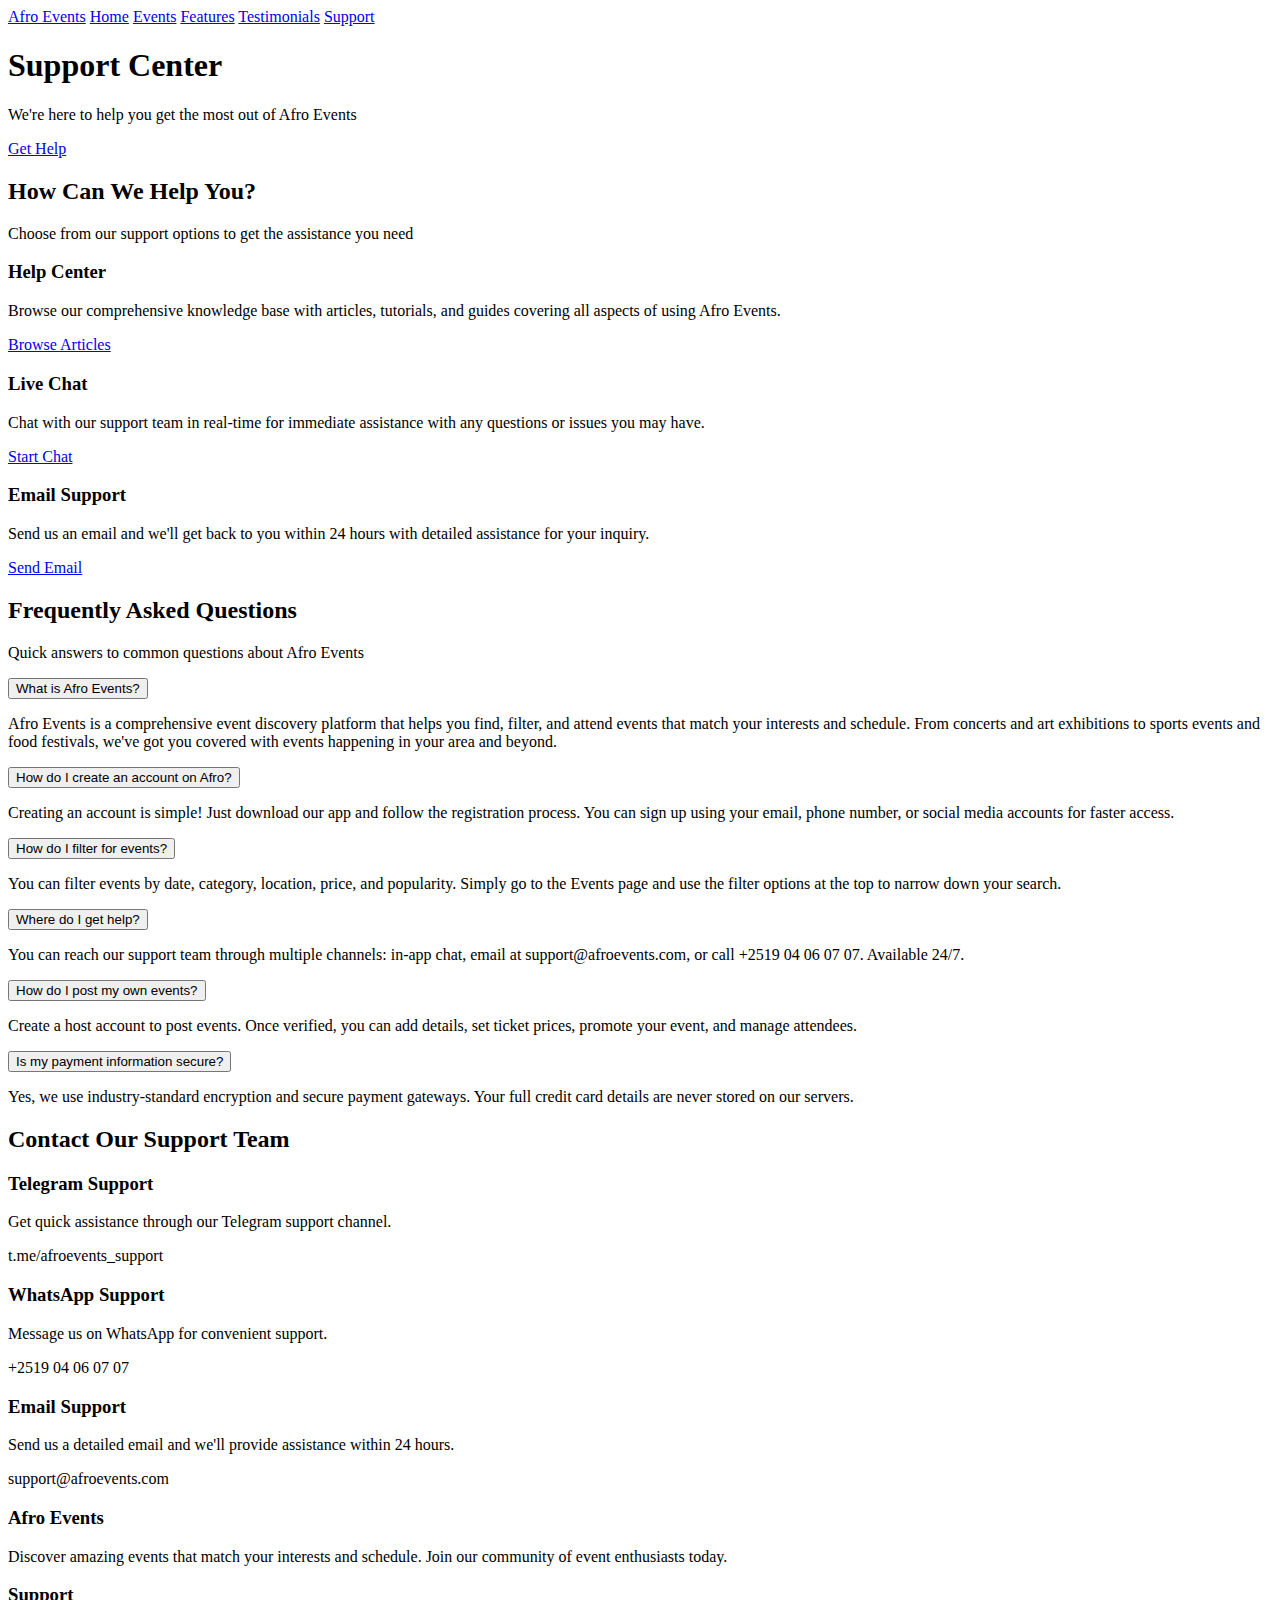
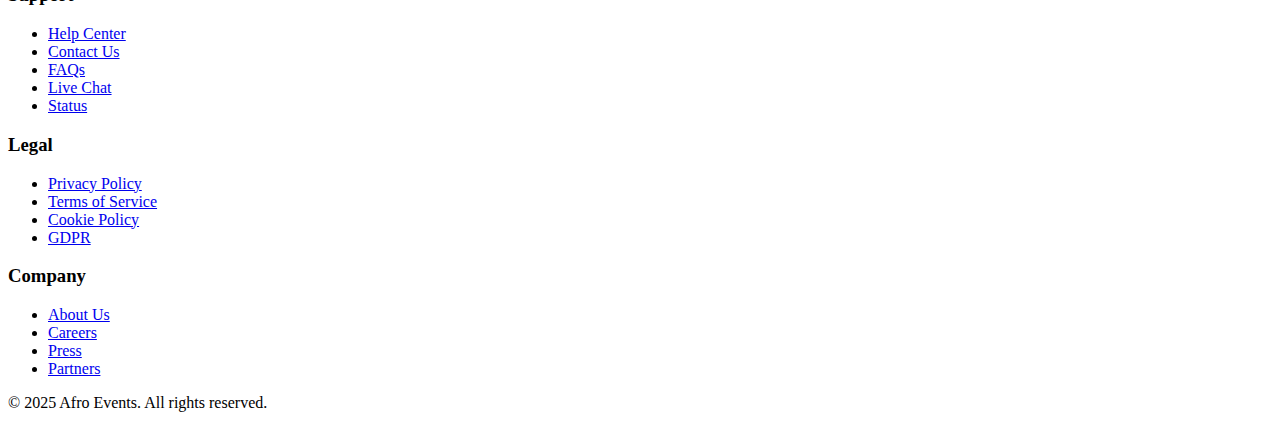
<file: support.html>
<!DOCTYPE html>
<html lang="en">
<head>
    <meta charset="UTF-8">
    <meta name="viewport" content="width=device-width, initial-scale=1.0">
    <title>Support - Afro Events</title>
</head>
<body>
    <nav>
        <a href="index.html">Afro Events</a>
        <a href="index.html">Home</a>
        <a href="events.html">Events</a>
        <a href="features.html">Features</a>
        <a href="testimonials.html">Testimonials</a>
        <a href="support.html">Support</a>
    </nav>

    <header>
        <h1>Support Center</h1>
        <p>We're here to help you get the most out of Afro Events</p>
        <a href="#help">Get Help</a>
    </header>

    <section id="help">
        <h2>How Can We Help You?</h2>
        <p>Choose from our support options to get the assistance you need</p>
        
        <div>
            <div>
                <h3>Help Center</h3>
                <p>Browse our comprehensive knowledge base with articles, tutorials, and guides covering all aspects of using Afro Events.</p>
                <a href="#">Browse Articles</a>
            </div>
            
            <div>
                <h3>Live Chat</h3>
                <p>Chat with our support team in real-time for immediate assistance with any questions or issues you may have.</p>
                <a href="#">Start Chat</a>
            </div>
            
            <div>
                <h3>Email Support</h3>
                <p>Send us an email and we'll get back to you within 24 hours with detailed assistance for your inquiry.</p>
                <a href="mailto:support@afroevents.com">Send Email</a>
            </div>
        </div>
    </section>

    <section>
        <h2>Frequently Asked Questions</h2>
        <p>Quick answers to common questions about Afro Events</p>
        
        <div>
            <div>
                <button>
                    What is Afro Events?
                </button>
                <div>
                    <p>Afro Events is a comprehensive event discovery platform that helps you find, filter, and attend events that match your interests and schedule. From concerts and art exhibitions to sports events and food festivals, we've got you covered with events happening in your area and beyond.</p>
                </div>
            </div>
            
            <div>
                <button>
                    How do I create an account on Afro?
                </button>
                <div>
                    <p>Creating an account is simple! Just download our app and follow the registration process. You can sign up using your email, phone number, or social media accounts for faster access.</p>
                </div>
            </div>
            
            <div>
                <button>
                    How do I filter for events?
                </button>
                <div>
                    <p>You can filter events by date, category, location, price, and popularity. Simply go to the Events page and use the filter options at the top to narrow down your search.</p>
                </div>
            </div>
            
            <div>
                <button>
                    Where do I get help?
                </button>
                <div>
                    <p>You can reach our support team through multiple channels: in-app chat, email at support@afroevents.com, or call +2519 04 06 07 07. Available 24/7.</p>
                </div>
            </div>
            
            <div>
                <button>
                    How do I post my own events?
                </button>
                <div>
                    <p>Create a host account to post events. Once verified, you can add details, set ticket prices, promote your event, and manage attendees.</p>
                </div>
            </div>
            
            <div>
                <button>
                    Is my payment information secure?
                </button>
                <div>
                    <p>Yes, we use industry-standard encryption and secure payment gateways. Your full credit card details are never stored on our servers.</p>
                </div>
            </div>
        </div>
    </section>

    <section>
        <h2>Contact Our Support Team</h2>
        
        <div>
            <div>
                <h3>Telegram Support</h3>
                <p>Get quick assistance through our Telegram support channel.</p>
                <p>t.me/afroevents_support</p>
            </div>
            
            <div>
                <h3>WhatsApp Support</h3>
                <p>Message us on WhatsApp for convenient support.</p>
                <p>+2519 04 06 07 07</p>
            </div>
            
            <div>
                <h3>Email Support</h3>
                <p>Send us a detailed email and we'll provide assistance within 24 hours.</p>
                <p>support@afroevents.com</p>
            </div>
        </div>
    </section>

    <footer>
        <div>
            <div>
                <h3>Afro Events</h3>
                <p>Discover amazing events that match your interests and schedule. Join our community of event enthusiasts today.</p>
            </div>
            
            <div>
                <h3>Support</h3>
                <ul>
                    <li><a href="support.html">Help Center</a></li>
                    <li><a href="support.html">Contact Us</a></li>
                    <li><a href="support.html">FAQs</a></li>
                    <li><a href="support.html">Live Chat</a></li>
                    <li><a href="support.html">Status</a></li>
                </ul>
            </div>
            
            <div>
                <h3>Legal</h3>
                <ul>
                    <li><a href="privacy.html">Privacy Policy</a></li>
                    <li><a href="terms.html">Terms of Service</a></li>
                    <li><a href="cookies.html">Cookie Policy</a></li>
                    <li><a href="gdpr.html">GDPR</a></li>
                </ul>
            </div>
            
            <div>
                <h3>Company</h3>
                <ul>
                    <li><a href="about.html">About Us</a></li>
                    <li><a href="careers.html">Careers</a></li>
                    <li><a href="press.html">Press</a></li>
                    <li><a href="partners.html">Partners</a></li>
                </ul>
            </div>
        </div>
        
        <p>&copy; 2025 Afro Events. All rights reserved.</p>
    </footer>
</body>
</html>
</file>
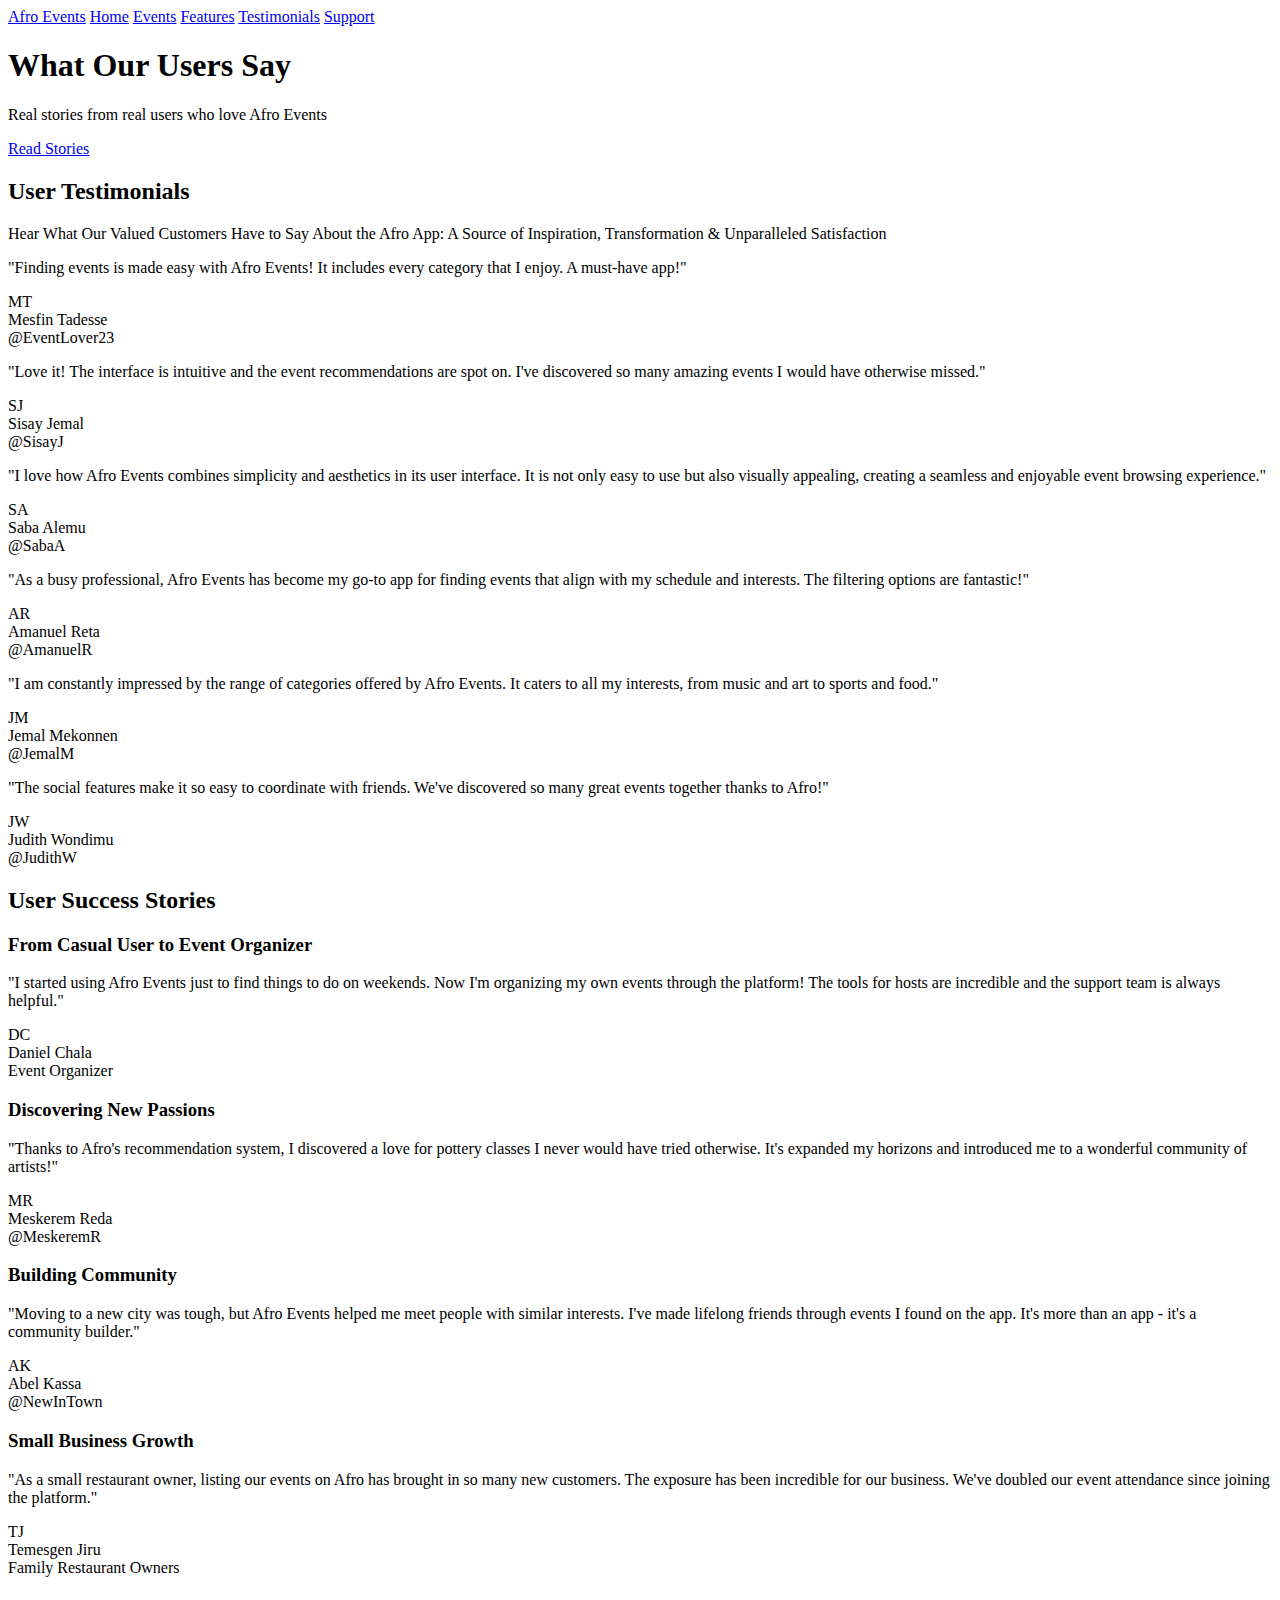
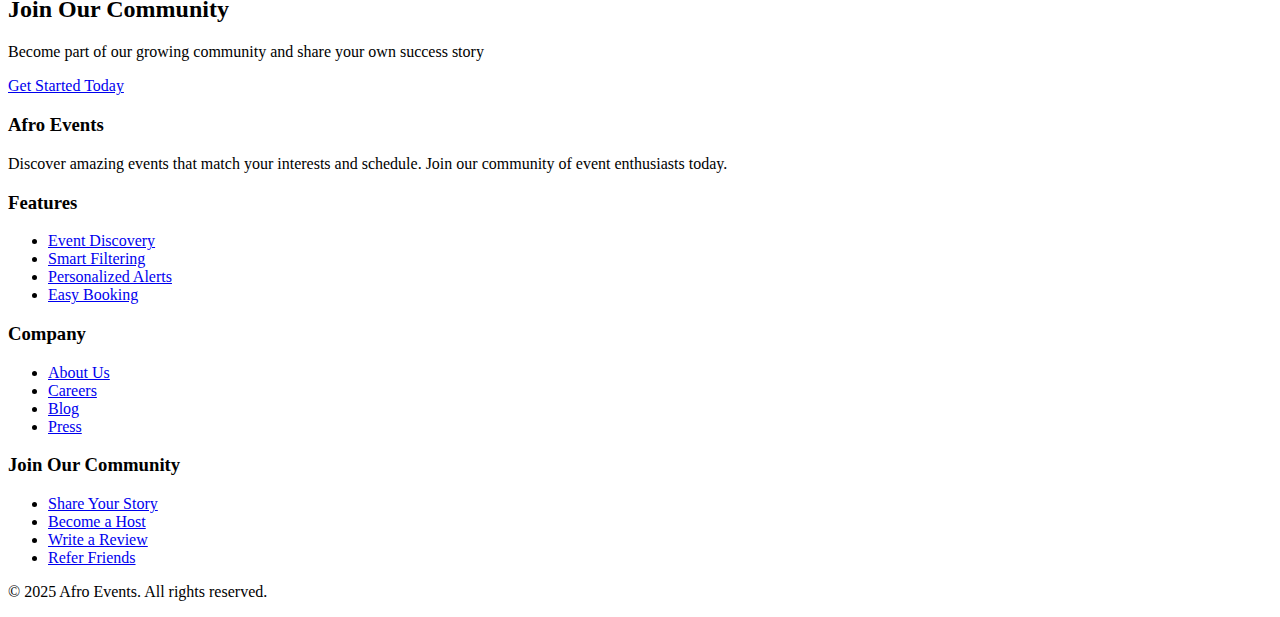
<file: testimonials.html>
<!DOCTYPE html>
<html lang="en">
<head>
    <meta charset="UTF-8">
    <meta name="viewport" content="width=device-width, initial-scale=1.0">
    <title>Testimonials - Afro Events</title>
</head>
<body>
    <nav>
        <a href="index.html">Afro Events</a>
        <a href="index.html">Home</a>
        <a href="events.html">Events</a>
        <a href="features.html">Features</a>
        <a href="testimonials.html">Testimonials</a>
        <a href="support.html">Support</a>
    </nav>

    <header>
        <h1>What Our Users Say</h1>
        <p>Real stories from real users who love Afro Events</p>
        <a href="#testimonials">Read Stories</a>
    </header>

    <section id="testimonials">
        <h2>User Testimonials</h2>
        <p>Hear What Our Valued Customers Have to Say About the Afro App: A Source of Inspiration, Transformation & Unparalleled Satisfaction</p>
        
        <div>
            <div>
                <p>"Finding events is made easy with Afro Events! It includes every category that I enjoy. A must-have app!"</p>
                <div>
                    <div>MT</div>
                    <div>
                        <div>Mesfin Tadesse</div>
                        <div>@EventLover23</div>
                    </div>
                </div>
            </div>

            <div>
                <p>"Love it! The interface is intuitive and the event recommendations are spot on. I've discovered so many amazing events I would have otherwise missed."</p>
                <div>
                    <div>SJ</div>
                    <div>
                        <div>Sisay Jemal</div>
                        <div>@SisayJ</div>
                    </div>
                </div>
            </div>

            <div>
                <p>"I love how Afro Events combines simplicity and aesthetics in its user interface. It is not only easy to use but also visually appealing, creating a seamless and enjoyable event browsing experience."</p>
                <div>
                    <div>SA</div>
                    <div>
                        <div>Saba Alemu</div>
                        <div>@SabaA</div>
                    </div>
                </div>
            </div>

            <div>
                <p>"As a busy professional, Afro Events has become my go-to app for finding events that align with my schedule and interests. The filtering options are fantastic!"</p>
                <div>
                    <div>AR</div>
                    <div>
                        <div>Amanuel Reta</div>
                        <div>@AmanuelR</div>
                    </div>
                </div>
            </div>

            <div>
                <p>"I am constantly impressed by the range of categories offered by Afro Events. It caters to all my interests, from music and art to sports and food."</p>
                <div>
                    <div>JM</div>
                    <div>
                        <div>Jemal Mekonnen</div>
                        <div>@JemalM</div>
                    </div>
                </div>
            </div>

            <div>
                <p>"The social features make it so easy to coordinate with friends. We've discovered so many great events together thanks to Afro!"</p>
                <div>
                    <div>JW</div>
                    <div>
                        <div>Judith Wondimu</div>
                        <div>@JudithW</div>
                    </div>
                </div>
            </div>
        </div>
    </section>

    <section>
        <h2>User Success Stories</h2>
        
        <div>
            <div>
                <h3>From Casual User to Event Organizer</h3>
                <p>"I started using Afro Events just to find things to do on weekends. Now I'm organizing my own events through the platform! The tools for hosts are incredible and the support team is always helpful."</p>
                <div>
                    <div>DC</div>
                    <div>
                        <div>Daniel Chala</div>
                        <div>Event Organizer</div>
                    </div>
                </div>
            </div>

            <div>
                <h3>Discovering New Passions</h3>
                <p>"Thanks to Afro's recommendation system, I discovered a love for pottery classes I never would have tried otherwise. It's expanded my horizons and introduced me to a wonderful community of artists!"</p>
                <div>
                    <div>MR</div>
                    <div>
                        <div>Meskerem Reda</div>
                        <div>@MeskeremR</div>
                    </div>
                </div>
            </div>
        </div>

        <div>
            <div>
                <h3>Building Community</h3>
                <p>"Moving to a new city was tough, but Afro Events helped me meet people with similar interests. I've made lifelong friends through events I found on the app. It's more than an app - it's a community builder."</p>
                <div>
                    <div>AK</div>
                    <div>
                        <div>Abel Kassa</div>
                        <div>@NewInTown</div>
                    </div>
                </div>
            </div>

            <div>
                <h3>Small Business Growth</h3>
                <p>"As a small restaurant owner, listing our events on Afro has brought in so many new customers. The exposure has been incredible for our business. We've doubled our event attendance since joining the platform."</p>
                <div>
                    <div>TJ</div>
                    <div>
                        <div>Temesgen Jiru</div>
                        <div>Family Restaurant Owners</div>
                    </div>
                </div>
            </div>
        </div>
    </section>

    <section>
        <h2>Join Our Community</h2>
        <p>Become part of our growing community and share your own success story</p>
        <a href="index.html">Get Started Today</a>
    </section>

    <footer>
        <div>
            <div>
                <h3>Afro Events</h3>
                <p>Discover amazing events that match your interests and schedule. Join our community of event enthusiasts today.</p>
            </div>
            
            <div>
                <h3>Features</h3>
                <ul>
                    <li><a href="features.html">Event Discovery</a></li>
                    <li><a href="features.html">Smart Filtering</a></li>
                    <li><a href="features.html">Personalized Alerts</a></li>
                    <li><a href="features.html">Easy Booking</a></li>
                </ul>
            </div>
            
            <div>
                <h3>Company</h3>
                <ul>
                    <li><a href="about.html">About Us</a></li>
                    <li><a href="careers.html">Careers</a></li>
                    <li><a href="blog.html">Blog</a></li>
                    <li><a href="press.html">Press</a></li>
                </ul>
            </div>
            
            <div>
                <h3>Join Our Community</h3>
                <ul>
                    <li><a href="testimonials.html">Share Your Story</a></li>
                    <li><a href="events.html">Become a Host</a></li>
                    <li><a href="testimonials.html">Write a Review</a></li>
                    <li><a href="index.html">Refer Friends</a></li>
                </ul>
            </div>
        </div>
        
        <p>&copy; 2025 Afro Events. All rights reserved.</p>
    </footer>
</body>
</html>
</file>
<file: contact.css>
* {
    margin: 0;
    padding: 0;
    box-sizing: border-box;
}

:root {
    --primary-color: #2ecc71;
    --primary-dark: #27ae60;
    --secondary-color: #3498db;
    --text-color: #333;
    --text-light: #666;
    --bg-color: #f9f9f9;
    --card-bg: #fff;
    --border-color: #e0e0e0;
    --shadow: 0 2px 10px rgba(0, 0, 0, 0.1);
    --transition: all 0.3s ease;
}

body {
    font-family: 'Poppins', sans-serif;
    color: var(--text-color);
    background-color: var(--bg-color);
    line-height: 1.6;
}

.container {
    width: 100%;
    max-width: 1200px;
    margin: 0 auto;
    padding: 0 20px;
}

/* Navigation */
.navbar {
    background-color: var(--card-bg);
    box-shadow: var(--shadow);
    position: sticky;
    top: 0;
    z-index: 1000;
    padding: 15px 0;
}

.nav-container {
    display: flex;
    justify-content: space-between;
    align-items: center;
    max-width: 1200px;
    margin: 0 auto;
    padding: 0 20px;
}

.logo {
    font-family: 'Montserrat', sans-serif;
    font-size: 24px;
    font-weight: 700;
    color: var(--text-color);
    text-decoration: none;
    display: flex;
    align-items: center;
    gap: 8px;
}

.logo span {
    color: var(--primary-color);
}

.nav-menu {
    display: flex;
    gap: 30px;
}

.nav-link {
    color: var(--text-color);
    text-decoration: none;
    font-weight: 500;
    transition: var(--transition);
    display: flex;
    align-items: center;
    gap: 5px;
}

.nav-link:hover {
    color: var(--primary-color);
}

.nav-link.active {
    color: var(--primary-color);
}

.nav-actions {
    display: flex;
    align-items: center;
    gap: 15px;
}

/* Buttons */
.btn {
    padding: 10px 24px;
    border-radius: 5px;
    border: none;
    font-family: 'Poppins', sans-serif;
    font-weight: 500;
    cursor: pointer;
    transition: var(--transition);
    text-decoration: none;
    display: inline-block;
    text-align: center;
}

.btn-primary {
    background-color: var(--primary-color);
    color: white;
}

.btn-primary:hover {
    background-color: var(--primary-dark);
    transform: translateY(-2px);
}

.btn-outline {
    background-color: transparent;
    border: 2px solid var(--primary-color);
    color: var(--primary-color);
}

.btn-outline:hover {
    background-color: var(--primary-color);
    color: white;
}

.menu-toggle {
    display: none;
    background: none;
    border: none;
    font-size: 24px;
    cursor: pointer;
    color: var(--text-color);
}

/* Contact Hero */
.contact-hero {
    background: linear-gradient(135deg, var(--primary-color), var(--secondary-color));
    color: white;
    padding: 80px 0;
    text-align: center;
}

.contact-hero-content h1 {
    font-size: 48px;
    margin-bottom: 20px;
    font-family: 'Montserrat', sans-serif;
}

.contact-hero-content p {
    font-size: 18px;
    max-width: 600px;
    margin: 0 auto;
    opacity: 0.9;
}

/* Contact Info Section */
.contact-info-section {
    padding: 80px 0;
    background-color: var(--bg-color);
}

.contact-grid {
    display: grid;
    grid-template-columns: repeat(auto-fit, minmax(250px, 1fr));
    gap: 30px;
    margin-top: 40px;
}

.contact-card {
    background-color: var(--card-bg);
    padding: 30px;
    border-radius: 10px;
    box-shadow: var(--shadow);
    text-align: center;
    transition: var(--transition);
}

.contact-card:hover {
    transform: translateY(-10px);
}

.contact-icon {
    font-size: 40px;
    color: var(--primary-color);
    margin-bottom: 20px;
}

.contact-card h3 {
    font-size: 20px;
    margin-bottom: 15px;
    color: var(--text-color);
}

.contact-card p {
    color: var(--text-light);
    margin-bottom: 8px;
}

/* Contact Form Section */
.contact-form-section {
    padding: 80px 0;
    background-color: var(--card-bg);
}

.contact-form-container {
    display: grid;
    grid-template-columns: 1fr 1fr;
    gap: 50px;
    margin-top: 40px;
}

.form-section h2, .map-section h2 {
    font-size: 32px;
    margin-bottom: 15px;
    font-family: 'Montserrat', sans-serif;
}

.form-section p {
    color: var(--text-light);
    margin-bottom: 30px;
}

.form-row {
    display: flex;
    gap: 20px;
    margin-bottom: 20px;
}

.form-group {
    margin-bottom: 25px;
}

.form-group.half {
    flex: 1;
}

.form-group label {
    display: block;
    margin-bottom: 8px;
    font-weight: 500;
    color: var(--text-color);
}

.form-group input,
.form-group select,
.form-group textarea {
    width: 100%;
    padding: 12px 15px;
    border: 1px solid var(--border-color);
    border-radius: 5px;
    font-family: 'Poppins', sans-serif;
    font-size: 16px;
    transition: var(--transition);
}

.form-group input:focus,
.form-group select:focus,
.form-group textarea:focus {
    outline: none;
    border-color: var(--primary-color);
    box-shadow: 0 0 0 2px rgba(46, 204, 113, 0.2);
}

.checkbox-option {
    display: flex;
    align-items: center;
    gap: 10px;
    cursor: pointer;
}

.checkbox-option input {
    width: auto;
}

.btn-submit {
    width: 100%;
    padding: 15px;
    font-size: 16px;
}

/* Map Section */
.map-container {
    background-color: #f0f0f0;
    border-radius: 10px;
    overflow: hidden;
    margin-bottom: 30px;
    height: 300px;
    display: flex;
    align-items: center;
    justify-content: center;
    text-align: center;
}

.map-placeholder {
    color: var(--text-light);
}

.map-placeholder i {
    font-size: 60px;
    margin-bottom: 15px;
    color: var(--primary-color);
}

.social-contact h3 {
    margin-bottom: 20px;
}

.social-icons {
    display: flex;
    gap: 15px;
    margin-bottom: 30px;
}

.social-icon {
    width: 40px;
    height: 40px;
    background-color: var(--primary-color);
    color: white;
    border-radius: 50%;
    display: flex;
    align-items: center;
    justify-content: center;
    text-decoration: none;
    transition: var(--transition);
}

.social-icon:hover {
    background-color: var(--primary-dark);
    transform: translateY(-3px);
}

.additional-info h4 {
    margin-bottom: 15px;
    color: var(--text-color);
}

.additional-info p {
    margin-bottom: 8px;
    color: var(--text-light);
}

/* Departments Section */
.departments-section {
    padding: 80px 0;
    background-color: var(--bg-color);
}

.section-header {
    text-align: center;
    margin-bottom: 50px;
}

.section-header h2 {
    font-size: 36px;
    margin-bottom: 15px;
    font-family: 'Montserrat', sans-serif;
}

.section-header p {
    color: var(--text-light);
    max-width: 600px;
    margin: 0 auto;
}

.departments-grid {
    display: grid;
    grid-template-columns: repeat(auto-fit, minmax(250px, 1fr));
    gap: 30px;
}

.department-card {
    background-color: var(--card-bg);
    padding: 30px;
    border-radius: 10px;
    box-shadow: var(--shadow);
    text-align: center;
    transition: var(--transition);
}

.department-card:hover {
    transform: translateY(-10px);
}

.department-icon {
    font-size: 40px;
    color: var(--primary-color);
    margin-bottom: 20px;
}

.department-card h3 {
    margin-bottom: 15px;
    font-size: 20px;
}

.department-card p {
    color: var(--text-light);
    margin-bottom: 20px;
}

/* FAQ Preview */
.faq-preview {
    padding: 80px 0;
    background-color: var(--card-bg);
}

.faq-preview-content {
    max-width: 800px;
    margin: 0 auto;
    text-align: center;
}

.faq-preview-content h2 {
    font-size: 36px;
    margin-bottom: 15px;
    font-family: 'Montserrat', sans-serif;
}

.faq-preview-content > p {
    color: var(--text-light);
    margin-bottom: 40px;
}

.faq-items {
    margin-bottom: 40px;
    text-align: left;
}

.faq-item {
    background-color: var(--bg-color);
    padding: 20px;
    border-radius: 8px;
    margin-bottom: 15px;
}

.faq-item h4 {
    margin-bottom: 10px;
    color: var(--text-color);
}

.faq-item p {
    color: var(--text-light);
}

/* Footer */
.footer {
    background-color: #222;
    color: white;
    padding: 60px 0 20px;
}

.footer-container {
    display: grid;
    grid-template-columns: repeat(auto-fit, minmax(250px, 1fr));
    gap: 40px;
    max-width: 1200px;
    margin: 0 auto;
    padding: 0 20px;
}

.footer-logo {
    font-family: 'Montserrat', sans-serif;
    font-size: 24px;
    font-weight: 700;
    color: white;
    text-decoration: none;
    display: flex;
    align-items: center;
    gap: 8px;
    margin-bottom: 20px;
}

.footer-logo span {
    color: var(--primary-color);
}

.footer-description {
    color: #aaa;
    margin-bottom: 20px;
    line-height: 1.8;
}

.social-links {
    display: flex;
    gap: 15px;
}

.social-links a {
    width: 36px;
    height: 36px;
    background-color: #333;
    color: white;
    border-radius: 50%;
    display: flex;
    align-items: center;
    justify-content: center;
    text-decoration: none;
    transition: var(--transition);
}

.social-links a:hover {
    background-color: var(--primary-color);
}

.footer-section h3 {
    font-size: 20px;
    margin-bottom: 20px;
    font-family: 'Montserrat', sans-serif;
}

.footer-links {
    list-style: none;
}

.footer-links li {
    margin-bottom: 12px;
}

.footer-links a {
    color: #aaa;
    text-decoration: none;
    transition: var(--transition);
}

.footer-links a:hover {
    color: var(--primary-color);
    padding-left: 5px;
}

.newsletter-form {
    display: flex;
    gap: 10px;
    margin-top: 15px;
}

.newsletter-form input {
    flex: 1;
    padding: 12px 15px;
    border: none;
    border-radius: 5px;
    font-family: 'Poppins', sans-serif;
}

.btn-subscribe {
    background-color: var(--primary-color);
    color: white;
    border: none;
    padding: 12px 20px;
    border-radius: 5px;
    cursor: pointer;
    font-family: 'Poppins', sans-serif;
}

.footer-bottom {
    text-align: center;
    margin-top: 60px;
    padding-top: 20px;
    border-top: 1px solid #333;
    color: #aaa;
}

.footer-bottom i {
    color: #e74c3c;
    margin: 0 5px;
}

/* Modal */
.modal {
    display: none;
    position: fixed;
    top: 0;
    left: 0;
    width: 100%;
    height: 100%;
    background-color: rgba(0, 0, 0, 0.5);
    z-index: 2000;
    align-items: center;
    justify-content: center;
}

.modal-content {
    background-color: var(--card-bg);
    border-radius: 10px;
    width: 90%;
    max-width: 500px;
    overflow: hidden;
    box-shadow: 0 10px 30px rgba(0, 0, 0, 0.3);
}

.modal-header {
    padding: 20px;
    background-color: var(--primary-color);
    color: white;
    display: flex;
    justify-content: space-between;
    align-items: center;
}

.modal-close {
    background: none;
    border: none;
    color: white;
    font-size: 28px;
    cursor: pointer;
    line-height: 1;
}

.modal-body {
    padding: 30px;
}

.success-icon {
    font-size: 60px;
    color: var(--primary-color);
    text-align: center;
    margin-bottom: 20px;
}

.modal-body h4 {
    text-align: center;
    margin-bottom: 15px;
    font-size: 24px;
}

.modal-body p {
    text-align: center;
    margin-bottom: 15px;
    color: var(--text-light);
}

.next-steps {
    margin-top: 25px;
    padding: 20px;
    background-color: var(--bg-color);
    border-radius: 8px;
}

.next-steps h5 {
    margin-bottom: 15px;
    color: var(--text-color);
}

.next-steps ul {
    list-style: none;
    padding-left: 0;
}

.next-steps li {
    margin-bottom: 10px;
    padding-left: 20px;
    position: relative;
    color: var(--text-light);
}

.next-steps li:before {
    content: "✓";
    color: var(--primary-color);
    position: absolute;
    left: 0;
}

.modal-footer {
    padding: 20px;
    display: flex;
    justify-content: flex-end;
    gap: 15px;
    border-top: 1px solid var(--border-color);
}
</file>
<file: style.css>
* {
    margin: 0;
    padding: 0;
    box-sizing: border-box;
}

:root {
    
    --primary-color: #75e7a4;
    --primary-dark: #7fe5aa;
    --secondary-color: #FFFFFF;
    --accent-color: #00B894;
    --text-color: #2D3436;
    --text-light: #636E72;
    --shadow: 0 4px 12px rgba(0, 0, 0, 0.1);
    --radius: 12px;
    --transition: all 0.3s ease;
}

body {
    font-family: 'Poppins', sans-serif;
    color: var(--text-color);
    background-color: var(--secondary-color);
    line-height: 1.6;
}

.container {
    width: 100%;
    max-width: 1200px;
    margin: 0 auto;
    padding: 0 20px;
}

h1, h2, h3, h4 {
    font-family: 'Montserrat', sans-serif;
    font-weight: 700;
    line-height: 1.2;
}

a {
    text-decoration: none;
    color: inherit;
}

ul {
    list-style: none;
}

img {
    max-width: 100%;
    height: auto;
    display: block;
}

.btn {
    padding: 10px 24px;
    border-radius: 5px;
    border: none;
    font-family: 'Poppins', sans-serif;
    font-weight: 500;
    cursor: pointer;
    transition: var(--transition);
    text-decoration: none;
    display: inline-block;
    text-align: center;
}

.btn-primary {
    background-color: var(--accent-color);
    color: white;
}

.btn-primary:hover {
    background-color: #00A085;
    transform: translateY(-3px);
    box-shadow: var(--shadow);
}

.btn-outline {
    background-color: transparent;
    color: var(--accent-color);
    border: 2px solid var(--accent-color);
}

.btn-outline:hover {
    background-color: var(--accent-color);
    color: white;
    transform: translateY(-3px);
}

.btn-hero {
    background-color: var(--accent-color);
    color: white;
    padding: 15px 35px;
    font-size: 18px;
    box-shadow: var(--shadow);
}

.btn-hero:hover {
    background-color: #00A085;
    transform: translateY(-5px);
    box-shadow: 0 8px 20px rgba(0, 0, 0, 0.15);
}

.btn-hero-outline {
    background-color: transparent;
    color: white;
    border: 2px solid white;
    padding: 15px 35px;
    font-size: 18px;
}

.btn-hero-outline:hover {
    background-color: white;
    color: var(--accent-color);
    transform: translateY(-5px);
}

/* Navigation Bar */
.navbar {
    background-color: var(--card-bg);
    box-shadow: var(--shadow);
    position: sticky;
    top: 0;
    z-index: 1000;
    padding: 15px 0;
}

.nav-container {
    display: flex;
    justify-content: space-between;
    align-items: center;
    max-width: 1200px;
    margin: 0 auto;
    padding: 0 20px;
}

.logo {
    font-family: 'Montserrat', sans-serif;
    font-size: 24px;
    font-weight: 700;
    color: var(--text-color);
    text-decoration: none;
    display: flex;
    align-items: center;
    gap: 8px;
}

.logo i {
    color: var(--accent-color);
}

.logo span {
    color: var(--accent-color);
}

.nav-menu {
    display: flex;
    gap: 30px;
}

.nav-link {
    font-weight: 500;
    color: var(--text-color);
    display: flex;
    align-items: center;
    gap: 8px;
    transition: var(--transition);
    padding: 8px 0;
    position: relative;
}

.nav-link:hover {
    color: var(--primary-color);
}

.nav-link.active {
    color: var(--primary-color);
}


.nav-link.active::after {
    content: '';
    position: absolute;
    bottom: 0;
    left: 0;
    width: 100%;
    height: 3px;
    background-color: var(--accent-color);
    border-radius: 3px;
}

.nav-actions {
    display: flex;
    align-items: center;
    gap: 15px;
}

.menu-toggle {
    display: none;
    background: none;
    border: none;
    font-size: 24px;
    cursor: pointer;
    color: var(--text-color);
}

/* Footer */
.footer {
    background-color: var(--text-color);
    color: #DFE6E9;
    padding: 60px 0 0;
}

.footer-container {
    display: grid;
    grid-template-columns: repeat(auto-fit, minmax(250px, 1fr));
    gap: 40px;
    max-width: 1200px;
    margin: 0 auto;
    padding: 0 20px;
}

.footer-logo {
    font-size: 28px;
    font-weight: 700;
    color: white;
    display: flex;
    align-items: center;
    gap: 10px;
    margin-bottom: 20px;
}

.footer-logo i {
    color: var(--accent-color);
}

.footer-logo span {
    color: var(--accent-color);
}

.footer-description {
    margin-bottom: 25px;
    line-height: 1.8;
    opacity: 0.8;
}

.social-links {
    display: flex;
    gap: 15px;
}

.social-links a {
    display: flex;
    align-items: center;
    justify-content: center;
    width: 40px;
    height: 40px;
    background-color: rgba(255, 255, 255, 0.1);
    border-radius: 50%;
    transition: var(--transition);
}

.social-links a:hover {
    background-color: var(--accent-color);
    transform: translateY(-5px);
}

.footer-section h3 {
    font-size: 1.3rem;
    color: white;
    margin-bottom: 25px;
    position: relative;
    padding-bottom: 10px;
}

.footer-section h3::after {
    content: '';
    position: absolute;
    bottom: 0;
    left: 0;
    width: 50px;
    height: 3px;
    background-color: var(--accent-color);
}

.footer-links li {
    margin-bottom: 12px;
}

.footer-links a {
    opacity: 0.8;
    transition: var(--transition);
    display: flex;
    align-items: center;
    gap: 8px;
}

.footer-links a:hover {
    opacity: 1;
    color: var(--accent-color);
    transform: translateX(5px);
}

.footer-links a::before {
    content: '›';
    color: var(--accent-color);
    font-weight: bold;
}

.newsletter-form {
    display: flex;
    flex-direction: column;
    gap: 15px;
}

.newsletter-form input {
    padding: 12px 20px;
    border-radius: 50px;
    border: none;
    font-family: 'Poppins', sans-serif;
    font-size: 16px;
}

.btn-subscribe {
    background-color: var(--accent-color);
    color: white;
    border: none;
    cursor: pointer;
    width: 100%;
}

.btn-subscribe:hover {
    background-color: #00A085;
}

.footer-bottom {
    text-align: center;
    padding: 25px 0;
    margin-top: 60px;
    border-top: 1px solid rgba(255, 255, 255, 0.1);
    color: #DFE6E9;
    opacity: 0.7;
    font-size: 0.9rem;
}

.footer-bottom i {
    color: #E84393;
    margin: 0 5px;
}

/* Modal */
.modal {
    display: none;
    position: fixed;
    top: 0;
    left: 0;
    width: 100%;
    height: 100%;
    background-color: rgba(0, 0, 0, 0.7);
    z-index: 1100;
    align-items: center;
    justify-content: center;
}

.modal.active {
    display: flex;
}

.modal-content {
    background-color: var(--secondary-color);
    width: 90%;
    max-width: 500px;
    border-radius: var(--radius);
    overflow: hidden;
    box-shadow: 0 20px 40px rgba(0, 0, 0, 0.3);
    animation: modalFadeIn 0.3s ease;
}

@keyframes modalFadeIn {
    from { opacity: 0; transform: translateY(-50px); }
    to { opacity: 1; transform: translateY(0); }
}

.modal-header {
    display: flex;
    justify-content: space-between;
    align-items: center;
    padding: 25px 30px;
    background-color: var(--primary-color);
}

.modal-header h3 {
    color: var(--text-color);
    font-size: 1.5rem;
}

.modal-close {
    background: none;
    border: none;
    font-size: 28px;
    cursor: pointer;
    color: var(--text-color);
    transition: var(--transition);
}

.modal-close:hover {
    color: var(--accent-color);
    transform: rotate(90deg);
}

.modal-body {
    padding: 30px;
}

.event-summary {
    background-color: #F9F9F9;
    padding: 20px;
    border-radius: var(--radius);
    margin-bottom: 30px;
}

.ticket-selection {
    margin-bottom: 30px;
}

.ticket-selection label {
    display: block;
    margin-bottom: 15px;
    font-weight: 600;
}

.quantity-selector {
    display: flex;
    align-items: center;
    max-width: 200px;
    margin-bottom: 10px;
}

.quantity-btn {
    width: 40px;
    height: 40px;
    background-color: var(--primary-color);
    border: none;
    font-size: 18px;
    cursor: pointer;
    display: flex;
    align-items: center;
    justify-content: center;
    transition: var(--transition);
}

.quantity-btn:hover {
    background-color: var(--primary-dark);
}

#ticket-quantity {
    width: 70px;
    height: 40px;
    text-align: center;
    border: none;
    border-top: 1px solid #ddd;
    border-bottom: 1px solid #ddd;
    font-size: 18px;
    font-weight: 600;
}

.ticket-note {
    font-size: 0.9rem;
    color: var(--text-light);
}

.purchase-summary {
    background-color: #F9F9F9;
    padding: 20px;
    border-radius: var(--radius);
    margin-top: 20px;
}

.summary-row {
    display: flex;
    justify-content: space-between;
    margin-bottom: 15px;
    padding-bottom: 15px;
    border-bottom: 1px solid #eee;
}

.summary-row.total {
    font-weight: 700;
    font-size: 1.2rem;
    border-bottom: none;
    margin-bottom: 0;
    padding-bottom: 0;
}

.modal-footer {
    display: flex;
    justify-content: flex-end;
    gap: 15px;
    padding: 25px 30px;
    background-color: #F9F9F9;
    border-top: 1px solid #eee;
}

/* Notification */
.notification {
    position: fixed;
    bottom: 30px;
    right: 30px;
    background-color: var(--accent-color);
    color: white;
    padding: 15px 25px;
    border-radius: var(--radius);
    box-shadow: var(--shadow);
    z-index: 1200;
    transform: translateY(100px);
    opacity: 0;
    transition: var(--transition);
}

.notification.active {
    transform: translateY(0);
    opacity: 1;
}

/* Responsive Styles */
@media (max-width: 992px) {
    .nav-menu {
        gap: 20px;
    }
}

@media (max-width: 768px) {
    .menu-toggle {
        display: block;
    }
    
    .nav-menu {
        position: fixed;
        top: 80px;
        left: 0;
        width: 100%;
        background-color: var(--secondary-color);
        flex-direction: column;
        align-items: center;
        padding: 30px 0;
        box-shadow: 0 10px 20px rgba(0, 0, 0, 0.1);
        transform: translateY(-100%);
        opacity: 0;
        transition: var(--transition);
        z-index: 999;
    }
    
    .nav-menu.active {
        transform: translateY(0);
        opacity: 1;
    }
    
    .modal-footer {
        flex-direction: column;
    }
    
    .modal-footer .btn {
        width: 100%;
        text-align: center;
    }
}
/* Dark Theme */
.dark-theme {
    --primary-color: #2ecc71;
    --primary-dark: #27ae60;
    --secondary-color: #3498db;
    --text-color: #f0f0f0;
    --text-light: #b0b0b0;
    --bg-color: #121212;
    --card-bg: #1e1e1e;
    --border-color: #333;
    --shadow: 0 2px 10px rgba(0, 0, 0, 0.3);
}

/* Animations */
@keyframes fadeInUp {
    from {
        opacity: 0;
        transform: translateY(30px);
    }
    to {
        opacity: 1;
        transform: translateY(0);
    }
}

.fade-in-up {
    animation: fadeInUp 0.6s ease forwards;
}

.option-card,
.guide-card,
.community-card {
    opacity: 0;
    animation-fill-mode: forwards;
}
</file>
<file: features.css>
/* ============================================
   Features Page Styles
   ============================================ */

.features-hero {
    padding: 120px 0 80px;
    background-color: var(--primary-color);
}

.features-hero-content {
    text-align: center;
    max-width: 800px;
    margin: 0 auto;
}

.features-hero-content h1 {
    font-size: 3rem;
    margin-bottom: 20px;
}

.features-hero-content p {
    font-size: 1.2rem;
    color: var(--text-light);
    margin-bottom: 40px;
}

.features-search {
    max-width: 700px;
    margin: 0 auto 40px;
}

.search-container {
    display: flex;
    background-color: white;
    border-radius: 50px;
    overflow: hidden;
    box-shadow: 0 5px 20px rgba(0, 0, 0, 0.1);
    margin-bottom: 20px;
}

.search-icon {
    display: flex;
    align-items: center;
    justify-content: center;
    padding: 0 20px;
    color: var(--text-light);
}

#features-search-input {
    flex: 1;
    padding: 18px 0;
    border: none;
    font-size: 16px;
    outline: none;
}

.btn-search-features {
    padding: 18px 35px;
    border-radius: 0;
    background-color: var(--accent-color);
    color: white;
    border: none;
}

.search-filters {
    margin-top: 30px;
}

.filter-toggle {
    display: inline-flex;
    align-items: center;
    gap: 10px;
    background-color: white;
    padding: 12px 25px;
    border-radius: 50px;
    font-weight: 600;
    cursor: pointer;
    box-shadow: 0 3px 10px rgba(0, 0, 0, 0.1);
    transition: var(--transition);
}

.filter-toggle:hover {
    box-shadow: 0 5px 15px rgba(0, 0, 0, 0.15);
}

.filter-panel {
    background-color: white;
    border-radius: var(--radius);
    padding: 30px;
    margin-top: 20px;
    box-shadow: var(--shadow);
    display: none;
}

.filter-panel.active {
    display: block;
}

.filter-row {
    display: flex;
    gap: 40px;
    margin-bottom: 30px;
}

.filter-group {
    flex: 1;
}

.filter-group label {
    display: block;
    margin-bottom: 15px;
    font-weight: 600;
}

.price-range {
    display: flex;
    flex-direction: column;
    gap: 15px;
}

.range-inputs {
    display: flex;
    align-items: center;
    gap: 15px;
}

.range-inputs input {
    flex: 1;
    padding: 12px;
    border: 2px solid #ddd;
    border-radius: 10px;
    font-family: 'Poppins', sans-serif;
}

.range-inputs span {
    color: var(--text-light);
}

.price-options {
    display: flex;
    flex-wrap: wrap;
    gap: 10px;
}

.price-option, .date-option {
    padding: 8px 20px;
    background-color: #F9F9F9;
    border: 2px solid #ddd;
    border-radius: 50px;
    font-size: 0.9rem;
    cursor: pointer;
    transition: var(--transition);
}

.price-option:hover, .price-option.active,
.date-option:hover, .date-option.active {
    background-color: var(--accent-color);
    color: white;
    border-color: var(--accent-color);
}

.date-options {
    display: flex;
    flex-wrap: wrap;
    gap: 10px;
}

.filter-actions {
    display: flex;
    justify-content: flex-end;
    gap: 15px;
    margin-top: 20px;
}

.quick-links {
    display: flex;
    justify-content: center;
    flex-wrap: wrap;
    gap: 20px;
    margin-top: 40px;
}

.quick-link {
    display: flex;
    flex-direction: column;
    align-items: center;
    gap: 10px;
    padding: 25px;
    background-color: white;
    border-radius: var(--radius);
    width: 150px;
    box-shadow: var(--shadow);
    transition: var(--transition);
}

.quick-link:hover {
    transform: translateY(-10px);
    box-shadow: 0 15px 30px rgba(0, 0, 0, 0.1);
    color: var(--accent-color);
}

.quick-link i {
    font-size: 32px;
    color: var(--accent-color);
}

.quick-link span {
    font-weight: 600;
    text-align: center;
}

.features-grid-section {
    padding: 80px 0;
}

.features-grid {
    display: grid;
    grid-template-columns: repeat(auto-fill, minmax(350px, 1fr));
    gap: 30px;
    margin-top: 40px;
}

.feature-card {
    background-color: white;
    padding: 40px 30px;
    border-radius: var(--radius);
    box-shadow: var(--shadow);
    transition: var(--transition);
}

.feature-card:hover {
    transform: translateY(-10px);
    box-shadow: 0 15px 30px rgba(0, 0, 0, 0.1);
}

.feature-icon {
    width: 70px;
    height: 70px;
    background-color: var(--primary-color);
    border-radius: 50%;
    display: flex;
    align-items: center;
    justify-content: center;
    margin-bottom: 25px;
    font-size: 28px;
    color: var(--accent-color);
}

.feature-card h3 {
    font-size: 1.5rem;
    margin-bottom: 15px;
    color: var(--text-color);
}

.feature-card p {
    color: var(--text-light);
    margin-bottom: 20px;
    line-height: 1.7;
}

.feature-list {
    list-style: none;
}

.feature-list li {
    display: flex;
    align-items: flex-start;
    gap: 10px;
    margin-bottom: 12px;
    color: var(--text-color);
}

.feature-list i {
    color: var(--accent-color);
    margin-top: 3px;
}

.how-it-works-features {
    padding: 80px 0;
    background-color: var(--primary-color);
}

.workflow-tabs {
    background-color: white;
    border-radius: var(--radius);
    overflow: hidden;
    box-shadow: var(--shadow);
}

.tab-buttons {
    display: flex;
    border-bottom: 2px solid #eee;
}

.tab-btn {
    flex: 1;
    padding: 20px;
    background: none;
    border: none;
    font-size: 18px;
    font-weight: 600;
    cursor: pointer;
    transition: var(--transition);
}

.tab-btn:hover {
    background-color: #F9F9F9;
}

.tab-btn.active {
    color: var(--accent-color);
    border-bottom: 3px solid var(--accent-color);
}

.tab-content {
    padding: 40px;
    display: none;
}

.tab-content.active {
    display: block;
}

.workflow-steps {
    display: flex;
    flex-direction: column;
    gap: 40px;
}

.workflow-step {
    display: flex;
    gap: 30px;
    align-items: flex-start;
}

.step-number {
    min-width: 50px;
    height: 50px;
    background-color: var(--primary-color);
    border-radius: 50%;
    display: flex;
    align-items: center;
    justify-content: center;
    font-size: 24px;
    font-weight: 700;
    color: var(--accent-color);
}

.step-content {
    flex: 1;
}

.step-content h4 {
    font-size: 1.3rem;
    margin-bottom: 10px;
    color: var(--text-color);
}

.step-content p {
    color: var(--text-light);
    line-height: 1.7;
}

.pricing-section {
    padding: 80px 0;
}

.pricing-cards {
    display: grid;
    grid-template-columns: repeat(auto-fit, minmax(300px, 1fr));
    gap: 30px;
    margin-top: 40px;
}

.pricing-card {
    background-color: white;
    border-radius: var(--radius);
    padding: 40px 30px;
    box-shadow: var(--shadow);
    display: flex;
    flex-direction: column;
    transition: var(--transition);
    position: relative;
}

.pricing-card:hover {
    transform: translateY(-10px);
    box-shadow: 0 15px 30px rgba(0, 0, 0, 0.15);
}

.pricing-card.featured {
    border: 2px solid var(--accent-color);
    transform: scale(1.05);
}

.pricing-card.featured:hover {
    transform: scale(1.05) translateY(-10px);
}

.pricing-badge {
    position: absolute;
    top: -15px;
    left: 50%;
    transform: translateX(-50%);
    background-color: var(--accent-color);
    color: white;
    padding: 8px 25px;
    border-radius: 50px;
    font-size: 0.9rem;
    font-weight: 600;
}

.pricing-header {
    text-align: center;
    margin-bottom: 30px;
    padding-bottom: 30px;
    border-bottom: 1px solid #eee;
}

.pricing-header h3 {
    font-size: 1.8rem;
    margin-bottom: 15px;
    color: var(--text-color);
}

.price {
    display: flex;
    align-items: baseline;
    justify-content: center;
    gap: 5px;
    margin-bottom: 10px;
}

.amount {
    font-size: 3rem;
    font-weight: 700;
    color: var(--accent-color);
}

.period {
    font-size: 1rem;
    color: var(--text-light);
}

.pricing-header p {
    color: var(--text-light);
}

.pricing-features {
    flex: 1;
    margin-bottom: 30px;
}

.pricing-features li {
    display: flex;
    align-items: flex-start;
    gap: 10px;
    margin-bottom: 15px;
    color: var(--text-color);
}

.pricing-features i.fa-check {
    color: var(--accent-color);
}

.pricing-features i.fa-times {
    color: #ddd;
}

.pricing-card .btn {
    align-self: center;
    width: 100%;
    text-align: center;
}

.cta-section {
    padding: 100px 0;
    background-color: var(--primary-color);
    text-align: center;
}

.cta-content h2 {
    font-size: 2.5rem;
    margin-bottom: 20px;
}

.cta-content p {
    font-size: 1.2rem;
    color: var(--text-light);
    margin-bottom: 40px;
    max-width: 600px;
    margin-left: auto;
    margin-right: auto;
}

.cta-buttons {
    display: flex;
    gap: 20px;
    justify-content: center;
    flex-wrap: wrap;
}

.search-modal .search-stats {
    margin-bottom: 20px;
    font-size: 1.1rem;
    color: var(--text-color);
}

.search-modal .search-stats span {
    font-weight: 700;
    color: var(--accent-color);
}

.search-results {
    max-height: 400px;
    overflow-y: auto;
    padding-right: 10px;
}

.search-result-item {
    background-color: #F9F9F9;
    padding: 20px;
    border-radius: 10px;
    margin-bottom: 15px;
    transition: var(--transition);
}

.search-result-item:hover {
    background-color: var(--primary-color);
}

.search-result-item h4 {
    margin-bottom: 8px;
    color: var(--text-color);
}

.search-result-item p {
    color: var(--text-light);
    font-size: 0.9rem;
    margin-bottom: 5px;
}

/* Responsive Styles for Features Page */
@media (max-width: 992px) {
    .features-hero-content h1 {
        font-size: 2.5rem;
    }
    
    .filter-row {
        flex-direction: column;
        gap: 30px;
    }
    
    .workflow-step {
        flex-direction: column;
        text-align: center;
        gap: 20px;
    }
    
    .step-number {
        margin: 0 auto;
    }
}

@media (max-width: 768px) {
    .features-hero-content h1 {
        font-size: 2rem;
    }
    
    .features-hero-content p {
        font-size: 1rem;
    }
    
    .tab-buttons {
        flex-direction: column;
    }
    
    .pricing-card.featured {
        transform: scale(1);
    }
    
    .pricing-card.featured:hover {
        transform: translateY(-10px);
    }
}

@media (max-width: 576px) {
    .features-hero-content h1 {
        font-size: 1.8rem;
    }
    
    .section-header h2 {
        font-size: 2rem;
    }
}
</file>
